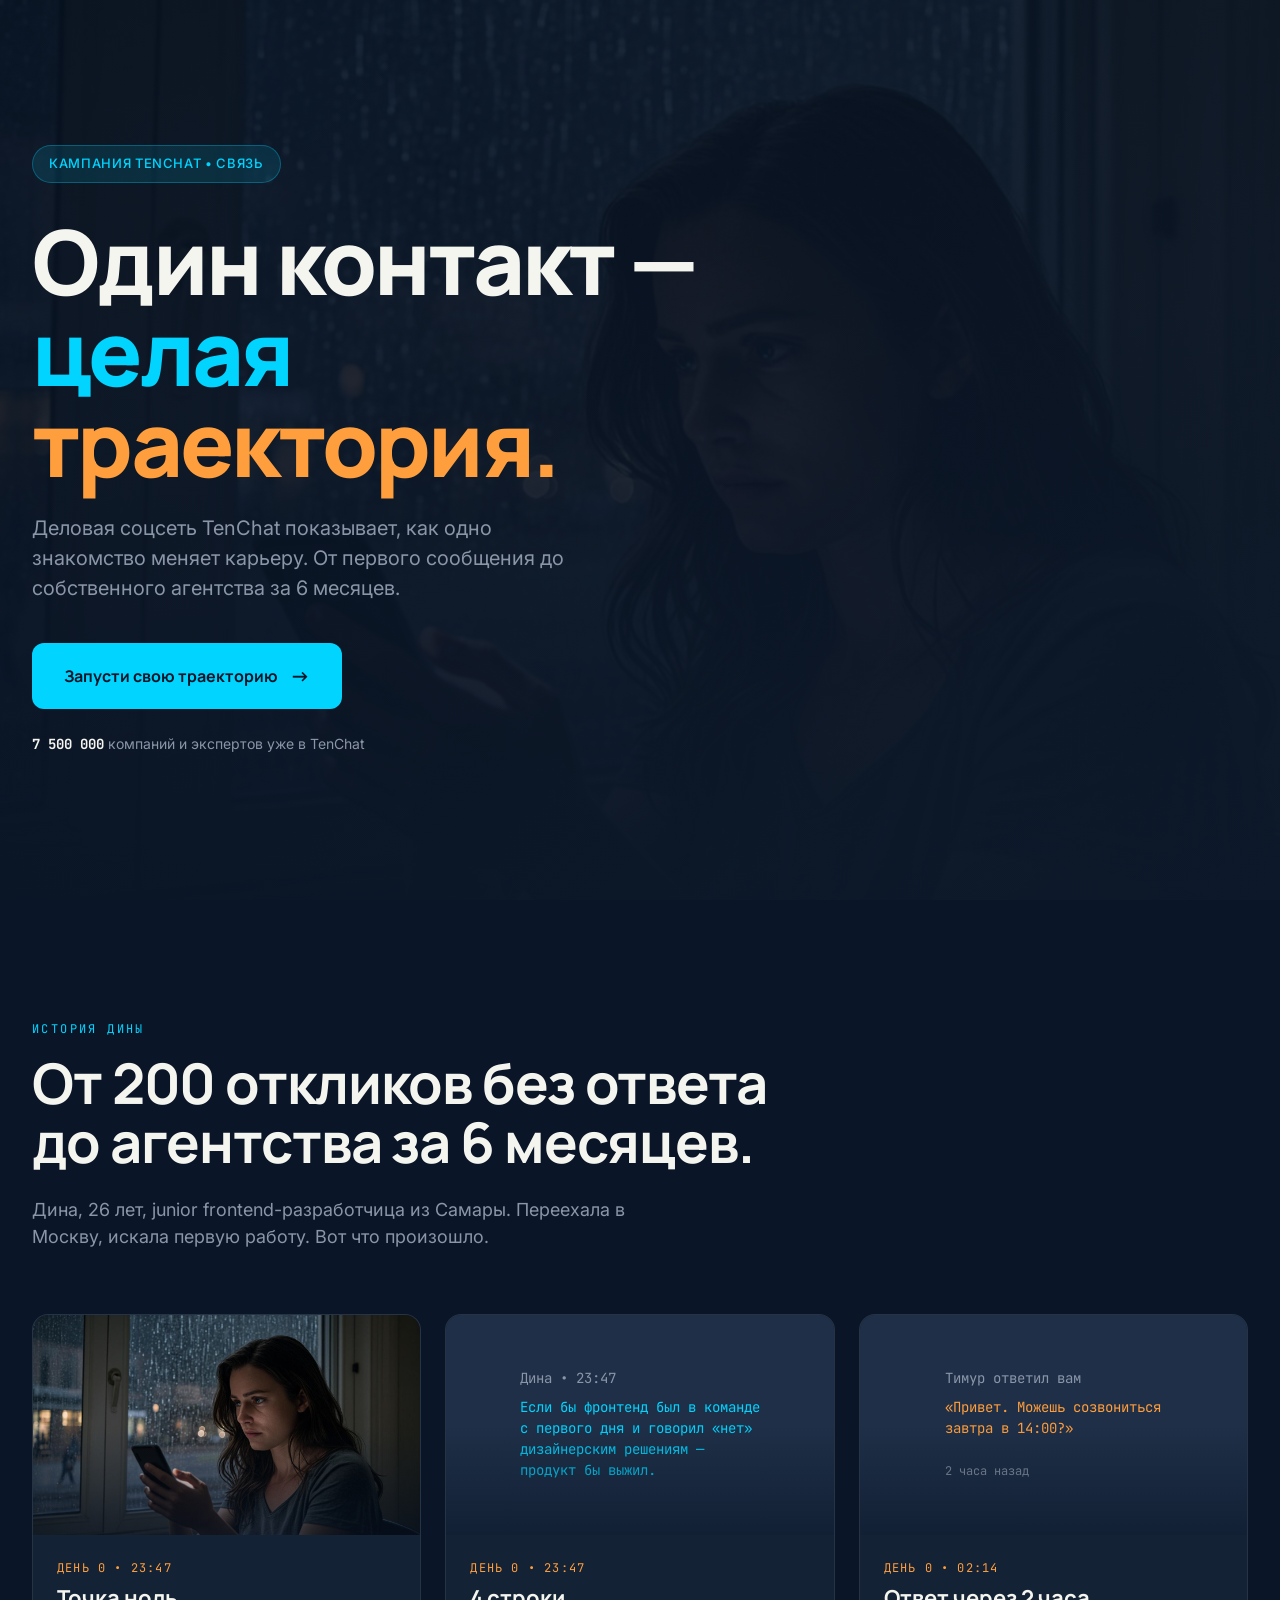
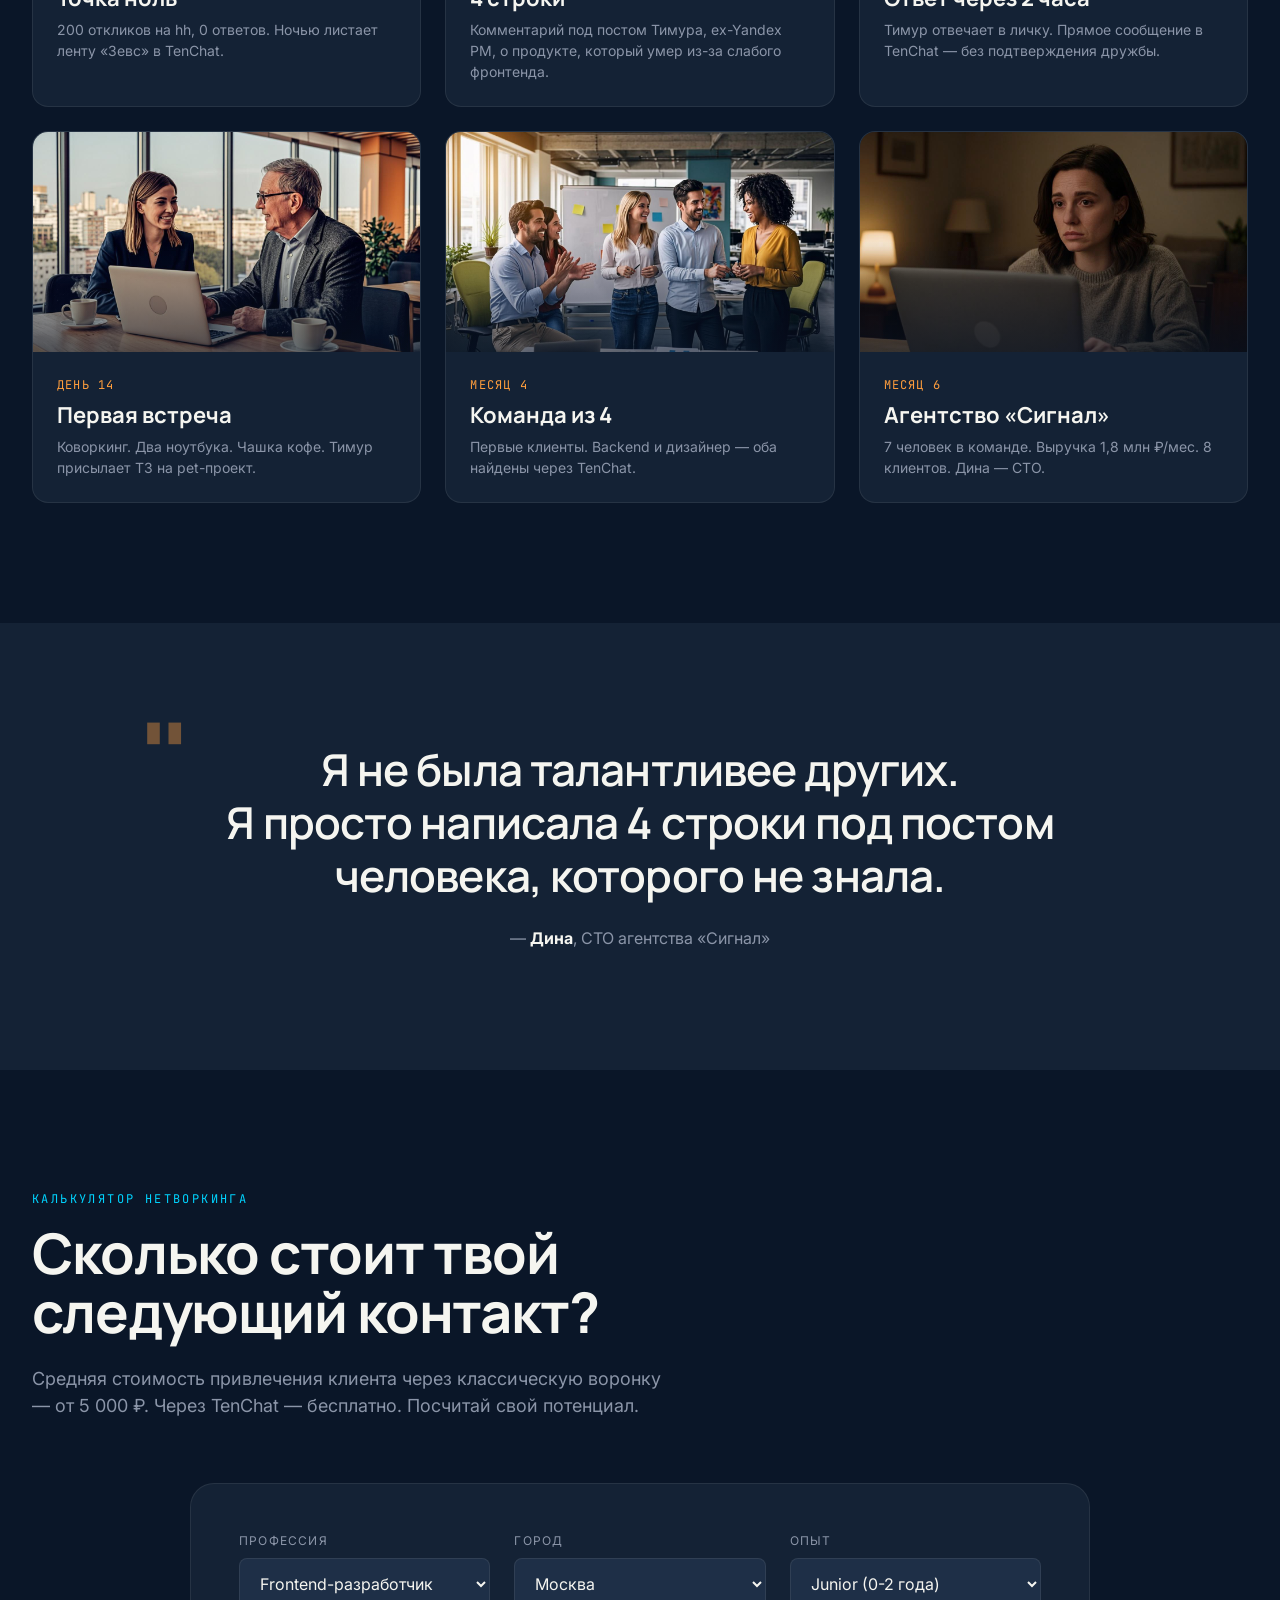
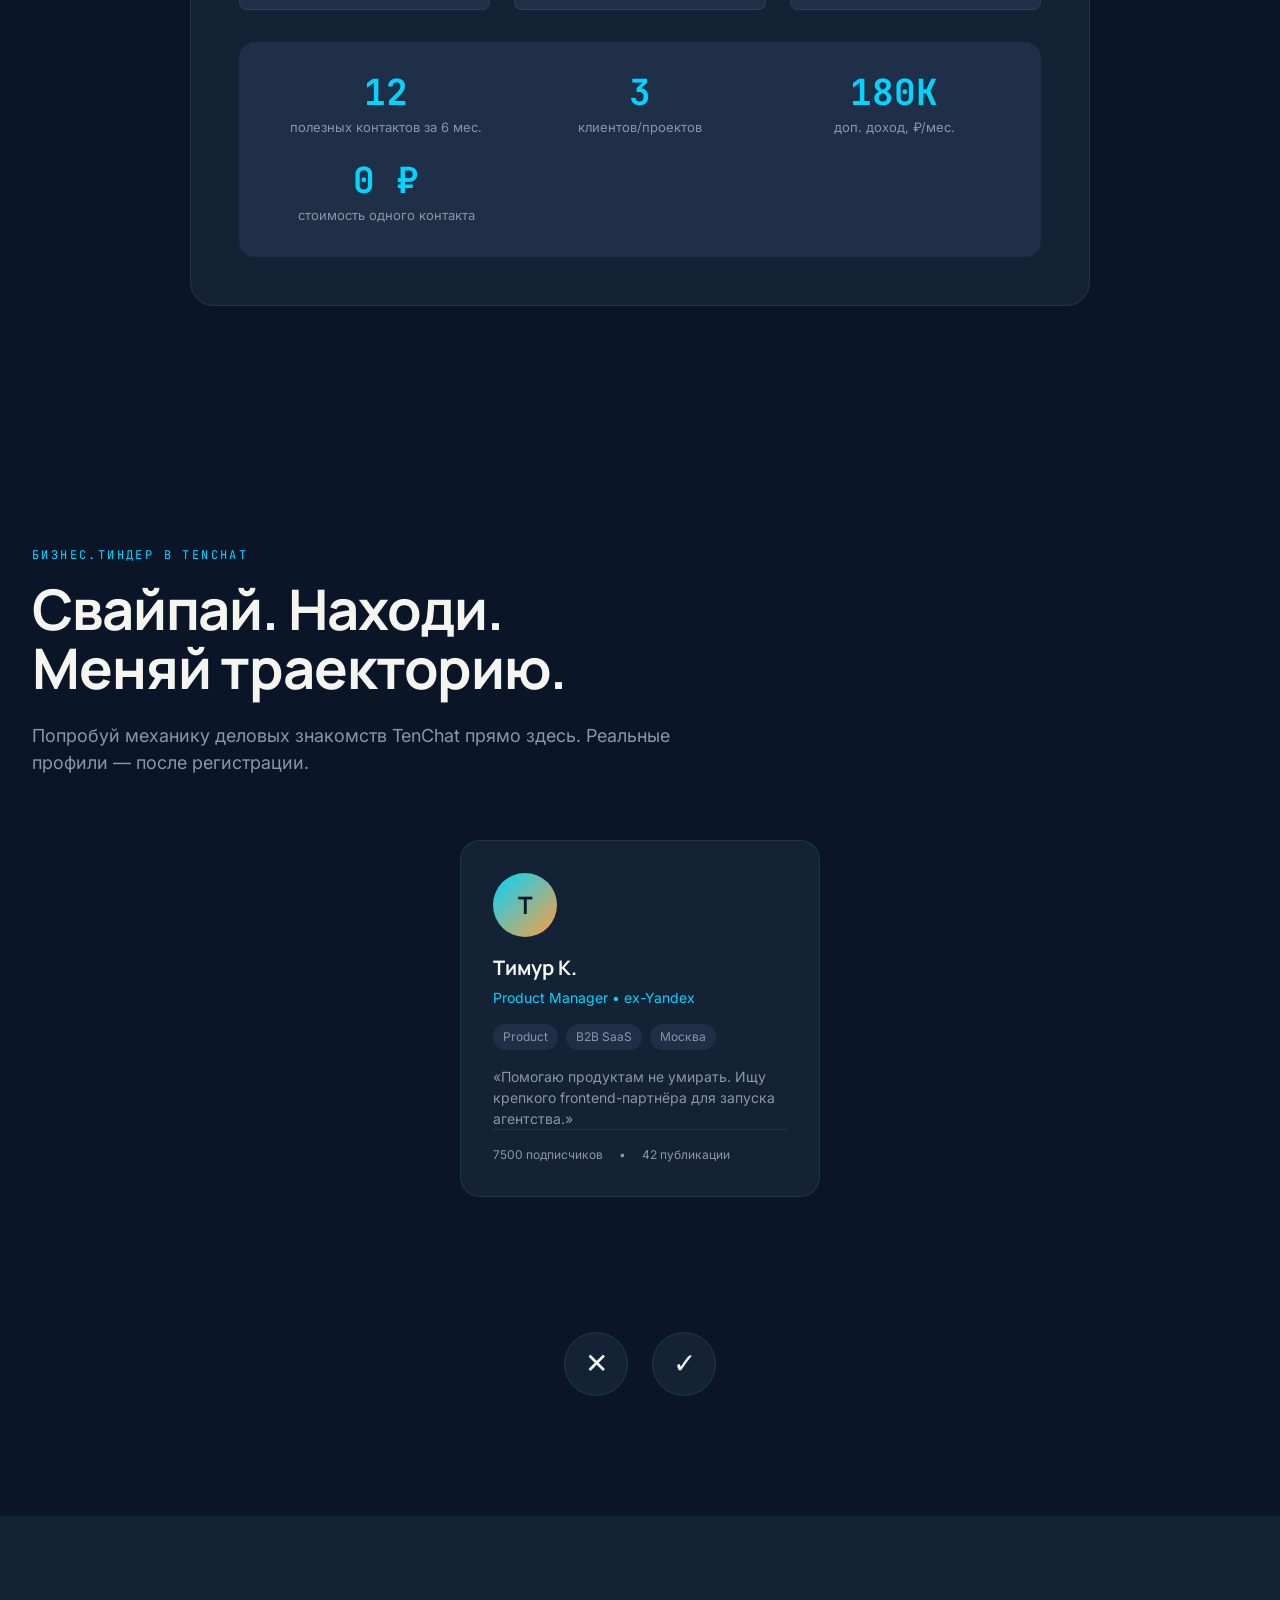
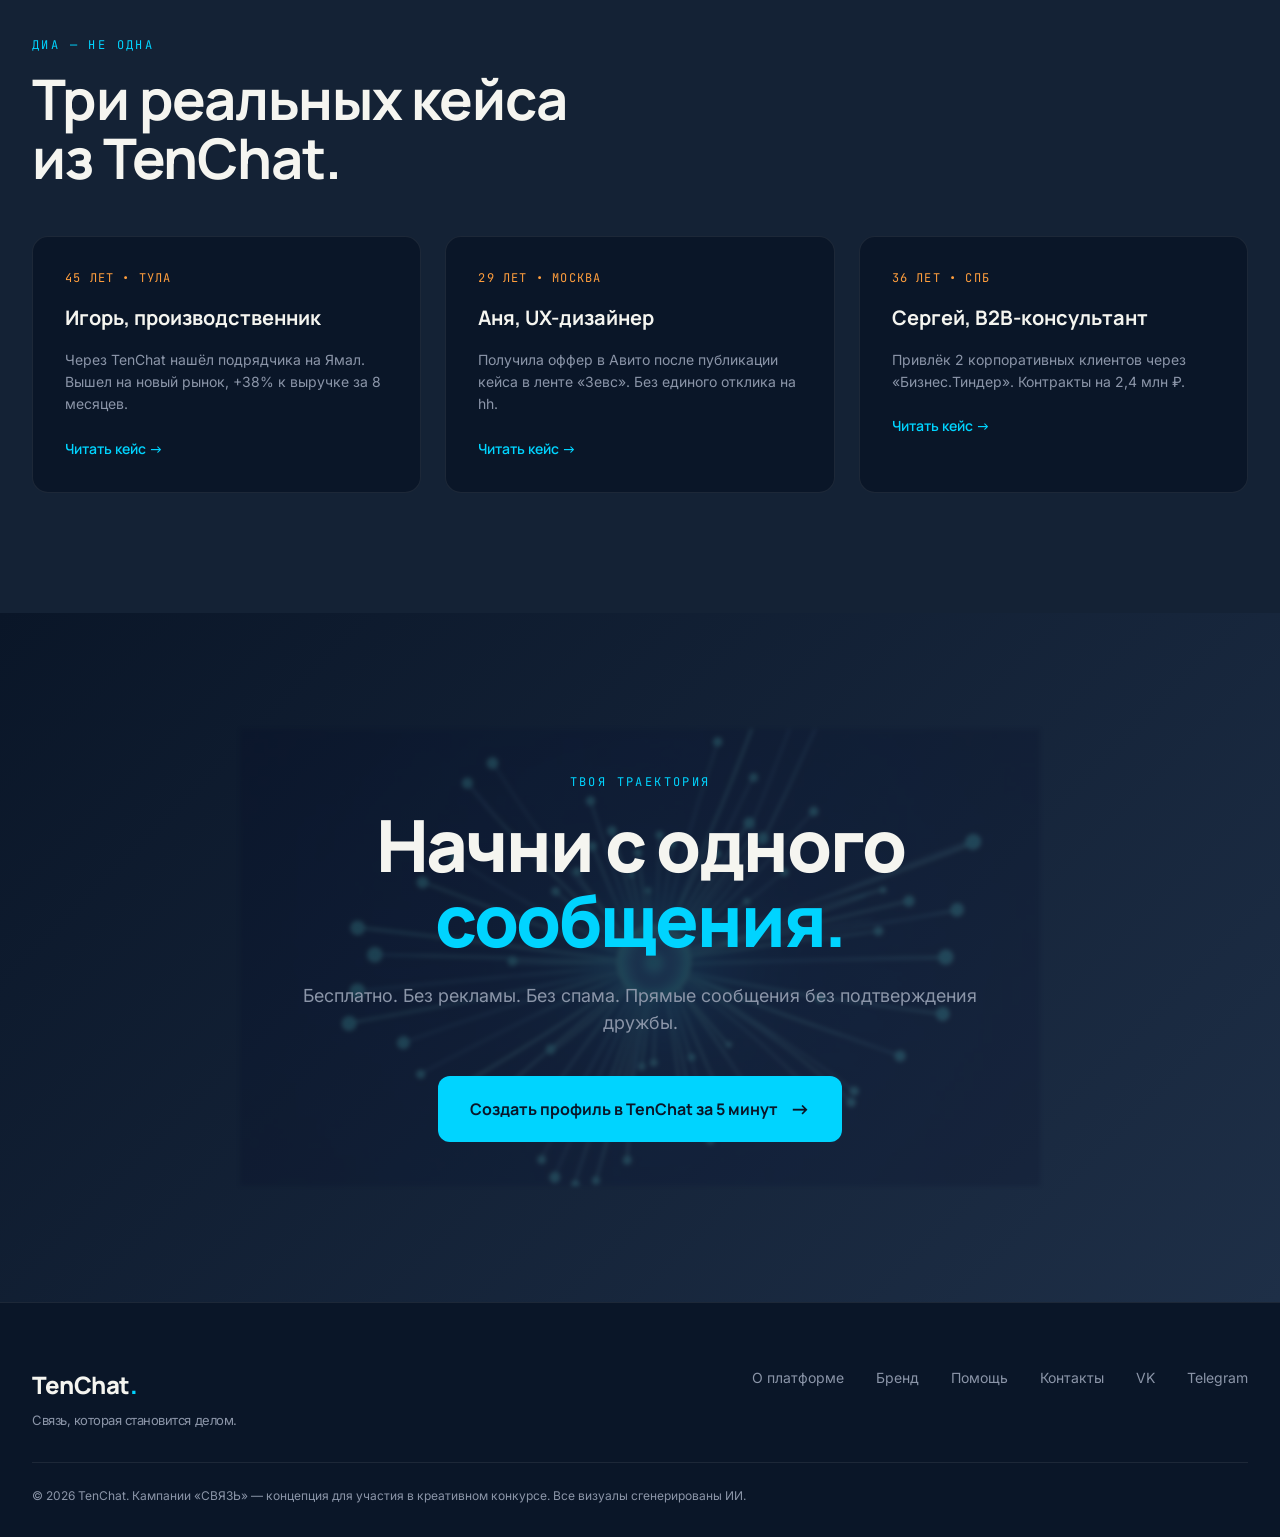
<file: 04-landing/index.html>
<!DOCTYPE html>
<html lang="ru">
<head>
<meta charset="UTF-8">
<meta name="viewport" content="width=device-width, initial-scale=1.0">
<title>СВЯЗЬ — кампания TenChat</title>
<link rel="preconnect" href="https://fonts.googleapis.com">
<link rel="preconnect" href="https://fonts.gstatic.com" crossorigin>
<link href="https://fonts.googleapis.com/css2?family=Manrope:wght@400;600;700;800&family=Inter:wght@400;500;600&family=JetBrains+Mono:wght@400;700&display=swap" rel="stylesheet">
<style>
:root {
  --bg: #0A1628;
  --surface: #142235;
  --surface-2: #1E2F47;
  --text: #F5F5F0;
  --text-muted: #8B95A8;
  --signal: #00D4FF;
  --meeting: #FF9E3D;
  --success: #4ADE80;
  --border: rgba(245, 245, 240, 0.08);
}

* { margin: 0; padding: 0; box-sizing: border-box; }

body {
  background: var(--bg);
  color: var(--text);
  font-family: 'Inter', -apple-system, sans-serif;
  line-height: 1.5;
  overflow-x: hidden;
}

.container { max-width: 1280px; margin: 0 auto; padding: 0 32px; }

/* HERO */
.hero {
  min-height: 100vh;
  position: relative;
  display: flex;
  align-items: center;
  overflow: hidden;
  background: linear-gradient(135deg, #0A1628 0%, #142235 100%);
}

.hero-bg {
  position: absolute;
  top: 0; left: 0; right: 0; bottom: 0;
  background-image: url('../02-creative/assets/scene_zero_point.png');
  background-size: cover;
  background-position: center;
  opacity: 0.45;
  filter: brightness(0.7) saturate(1.2);
}

.hero-bg::after {
  content: '';
  position: absolute; inset: 0;
  background: linear-gradient(180deg, rgba(10, 22, 40, 0.5) 0%, rgba(10, 22, 40, 0.95) 100%);
}

.hero-content {
  position: relative;
  z-index: 2;
  max-width: 800px;
  padding: 0 32px;
}

.hero-badge {
  display: inline-block;
  padding: 8px 16px;
  background: rgba(0, 212, 255, 0.12);
  border: 1px solid rgba(0, 212, 255, 0.3);
  border-radius: 100px;
  font-size: 13px;
  font-weight: 500;
  letter-spacing: 0.05em;
  color: var(--signal);
  margin-bottom: 32px;
}

.hero h1 {
  font-family: 'Manrope', sans-serif;
  font-weight: 800;
  font-size: clamp(48px, 7vw, 96px);
  line-height: 1.02;
  letter-spacing: -0.03em;
  margin-bottom: 24px;
}

.hero h1 .accent { color: var(--signal); }
.hero h1 .accent-amber { color: var(--meeting); }

.hero p {
  font-size: 20px;
  color: var(--text-muted);
  max-width: 560px;
  margin-bottom: 40px;
}

.cta-btn {
  display: inline-flex;
  align-items: center;
  gap: 12px;
  padding: 18px 32px;
  background: var(--signal);
  color: var(--bg);
  font-family: 'Manrope', sans-serif;
  font-weight: 700;
  font-size: 16px;
  border: none;
  border-radius: 12px;
  cursor: pointer;
  text-decoration: none;
  transition: all 0.2s;
  box-shadow: 0 0 0 0 rgba(0, 212, 255, 0.4);
}

.cta-btn:hover {
  transform: translateY(-2px);
  box-shadow: 0 12px 32px rgba(0, 212, 255, 0.3);
}

.cta-btn .arrow { font-size: 20px; }

.hero-social {
  margin-top: 24px;
  font-size: 14px;
  color: var(--text-muted);
}

.hero-social strong { color: var(--text); font-family: 'JetBrains Mono', monospace; }

/* SECTION: STORY */
.story-section {
  padding: 120px 0;
  background: var(--bg);
  position: relative;
}

.section-label {
  font-family: 'JetBrains Mono', monospace;
  font-size: 12px;
  letter-spacing: 0.2em;
  color: var(--signal);
  text-transform: uppercase;
  margin-bottom: 16px;
}

.section-title {
  font-family: 'Manrope', sans-serif;
  font-weight: 700;
  font-size: clamp(36px, 5vw, 56px);
  line-height: 1.05;
  letter-spacing: -0.02em;
  margin-bottom: 24px;
  max-width: 800px;
}

.section-subtitle {
  font-size: 18px;
  color: var(--text-muted);
  max-width: 640px;
  margin-bottom: 64px;
}

.timeline {
  display: grid;
  grid-template-columns: repeat(auto-fit, minmax(320px, 1fr));
  gap: 24px;
  margin-top: 40px;
}

.timeline-card {
  background: var(--surface);
  border: 1px solid var(--border);
  border-radius: 16px;
  overflow: hidden;
  transition: all 0.3s;
}

.timeline-card:hover {
  border-color: var(--signal);
  transform: translateY(-4px);
}

.timeline-card .img {
  height: 220px;
  background-size: cover;
  background-position: center;
  position: relative;
}

.timeline-card .img::after {
  content: '';
  position: absolute; inset: 0;
  background: linear-gradient(180deg, transparent 50%, rgba(10, 22, 40, 0.6) 100%);
}

.timeline-card .body {
  padding: 24px;
}

.timeline-card .step {
  font-family: 'JetBrains Mono', monospace;
  font-size: 12px;
  color: var(--meeting);
  letter-spacing: 0.1em;
  margin-bottom: 8px;
}

.timeline-card h3 {
  font-family: 'Manrope', sans-serif;
  font-size: 22px;
  font-weight: 700;
  margin-bottom: 8px;
  line-height: 1.2;
}

.timeline-card p {
  font-size: 14px;
  color: var(--text-muted);
  line-height: 1.5;
}

/* QUOTE */
.quote-section {
  padding: 120px 0;
  background: var(--surface);
  text-align: center;
}

.quote-section blockquote {
  font-family: 'Manrope', sans-serif;
  font-weight: 600;
  font-size: clamp(28px, 4vw, 44px);
  line-height: 1.2;
  letter-spacing: -0.02em;
  max-width: 900px;
  margin: 0 auto 24px;
  position: relative;
}

.quote-section blockquote::before {
  content: '"';
  font-family: 'Manrope', sans-serif;
  font-size: 120px;
  color: var(--meeting);
  position: absolute;
  top: -40px;
  left: -50px;
  opacity: 0.4;
  line-height: 1;
}

.quote-section cite {
  font-style: normal;
  font-size: 16px;
  color: var(--text-muted);
}

.quote-section cite strong { color: var(--text); }

/* CALCULATOR */
.calc-section {
  padding: 120px 0;
  background: var(--bg);
}

.calc-box {
  background: var(--surface);
  border: 1px solid var(--border);
  border-radius: 24px;
  padding: 48px;
  max-width: 900px;
  margin: 0 auto;
}

.calc-controls {
  display: grid;
  grid-template-columns: repeat(auto-fit, minmax(200px, 1fr));
  gap: 24px;
  margin-bottom: 32px;
}

.calc-controls label {
  display: block;
  font-size: 12px;
  color: var(--text-muted);
  letter-spacing: 0.1em;
  text-transform: uppercase;
  margin-bottom: 8px;
}

.calc-controls select {
  width: 100%;
  padding: 14px 16px;
  background: var(--surface-2);
  border: 1px solid var(--border);
  border-radius: 8px;
  color: var(--text);
  font-family: 'Inter', sans-serif;
  font-size: 16px;
  cursor: pointer;
}

.calc-result {
  background: var(--surface-2);
  border-radius: 16px;
  padding: 32px;
  margin-top: 24px;
  display: grid;
  grid-template-columns: repeat(auto-fit, minmax(180px, 1fr));
  gap: 24px;
}

.calc-result .stat {
  text-align: center;
}

.calc-result .stat .num {
  font-family: 'JetBrains Mono', monospace;
  font-size: 36px;
  font-weight: 700;
  color: var(--signal);
  line-height: 1;
  margin-bottom: 8px;
}

.calc-result .stat .label {
  font-size: 13px;
  color: var(--text-muted);
}

/* CASES */
.cases-section {
  padding: 120px 0;
  background: var(--surface);
}

.cases-grid {
  display: grid;
  grid-template-columns: repeat(auto-fit, minmax(280px, 1fr));
  gap: 24px;
  margin-top: 48px;
}

.case-card {
  background: var(--bg);
  border: 1px solid var(--border);
  border-radius: 16px;
  padding: 32px;
  position: relative;
  transition: all 0.3s;
}

.case-card:hover {
  border-color: var(--meeting);
}

.case-card .age-tag {
  font-family: 'JetBrains Mono', monospace;
  font-size: 12px;
  color: var(--meeting);
  letter-spacing: 0.1em;
  margin-bottom: 16px;
}

.case-card h4 {
  font-family: 'Manrope', sans-serif;
  font-size: 20px;
  font-weight: 700;
  margin-bottom: 16px;
}

.case-card p {
  font-size: 14px;
  color: var(--text-muted);
  line-height: 1.6;
  margin-bottom: 20px;
}

.case-card .case-link {
  font-family: 'Manrope', sans-serif;
  font-weight: 600;
  font-size: 14px;
  color: var(--signal);
  text-decoration: none;
}

/* FINAL CTA */
.final-cta {
  padding: 160px 0;
  background: linear-gradient(135deg, #0A1628 0%, #1E2F47 100%);
  position: relative;
  overflow: hidden;
  text-align: center;
}

.final-cta::before {
  content: '';
  position: absolute;
  top: 50%; left: 50%;
  transform: translate(-50%, -50%);
  width: 800px; height: 800px;
  background-image: url('../02-creative/assets/key_visual_network.png');
  background-size: contain;
  background-position: center;
  background-repeat: no-repeat;
  opacity: 0.15;
  filter: blur(2px);
}

.final-cta-content { position: relative; z-index: 2; max-width: 800px; margin: 0 auto; padding: 0 32px; }

.final-cta h2 {
  font-family: 'Manrope', sans-serif;
  font-weight: 800;
  font-size: clamp(40px, 6vw, 72px);
  line-height: 1.05;
  letter-spacing: -0.03em;
  margin-bottom: 24px;
}

.final-cta h2 .signal { color: var(--signal); }

.final-cta p {
  font-size: 18px;
  color: var(--text-muted);
  margin-bottom: 40px;
}

/* FOOTER */
footer {
  background: var(--bg);
  padding: 64px 0 32px;
  border-top: 1px solid var(--border);
}

.footer-top {
  display: flex;
  justify-content: space-between;
  align-items: flex-start;
  flex-wrap: wrap;
  gap: 24px;
  margin-bottom: 32px;
}

.footer-brand {
  font-family: 'Manrope', sans-serif;
  font-weight: 800;
  font-size: 24px;
  letter-spacing: -0.02em;
}

.footer-brand .dot { color: var(--signal); }

.footer-brand p {
  font-family: 'Inter', sans-serif;
  font-weight: 400;
  font-size: 13px;
  color: var(--text-muted);
  margin-top: 8px;
}

.footer-links {
  display: flex;
  gap: 32px;
  flex-wrap: wrap;
}

.footer-links a {
  color: var(--text-muted);
  text-decoration: none;
  font-size: 14px;
}

.footer-links a:hover { color: var(--text); }

.footer-bottom {
  padding-top: 24px;
  border-top: 1px solid var(--border);
  font-size: 12px;
  color: var(--text-muted);
}

@media (max-width: 768px) {
  .container { padding: 0 20px; }
  .hero-content { padding: 0 20px; }
  .calc-box { padding: 32px 24px; }
  .quote-section blockquote::before { display: none; }
}

/* SWIPE DEMO */
.swipe-section {
  padding: 120px 0;
  background: var(--bg);
}

.swipe-container {
  max-width: 360px;
  margin: 48px auto 0;
  position: relative;
  height: 460px;
}

.swipe-card {
  position: absolute;
  top: 0; left: 0; right: 0;
  background: var(--surface);
  border: 1px solid var(--border);
  border-radius: 20px;
  padding: 32px;
  cursor: grab;
  transition: transform 0.3s ease, opacity 0.3s;
  user-select: none;
}

.swipe-card.dragging { transition: none; cursor: grabbing; }

.swipe-card .avatar {
  width: 64px; height: 64px;
  border-radius: 50%;
  background: linear-gradient(135deg, var(--signal), var(--meeting));
  display: flex; align-items: center; justify-content: center;
  font-family: 'Manrope', sans-serif;
  font-weight: 700;
  font-size: 24px;
  color: var(--bg);
  margin-bottom: 16px;
}

.swipe-card h4 {
  font-family: 'Manrope', sans-serif;
  font-size: 20px;
  margin-bottom: 4px;
}

.swipe-card .role {
  font-size: 14px;
  color: var(--signal);
  margin-bottom: 16px;
}

.swipe-card .tags {
  display: flex; gap: 8px; flex-wrap: wrap;
  margin-bottom: 16px;
}

.swipe-card .tag {
  padding: 4px 10px;
  background: var(--surface-2);
  border-radius: 100px;
  font-size: 12px;
  color: var(--text-muted);
}

.swipe-card .stats {
  display: flex;
  gap: 16px;
  font-size: 12px;
  color: var(--text-muted);
  padding-top: 16px;
  border-top: 1px solid var(--border);
}

.swipe-actions {
  display: flex;
  justify-content: center;
  gap: 24px;
  margin-top: 32px;
}

.swipe-btn {
  width: 64px; height: 64px;
  border-radius: 50%;
  border: 1px solid var(--border);
  background: var(--surface);
  color: var(--text);
  font-size: 28px;
  cursor: pointer;
  transition: all 0.2s;
}

.swipe-btn.yes:hover { background: var(--success); color: var(--bg); border-color: var(--success); }
.swipe-btn.no:hover { background: #EF4444; color: var(--bg); border-color: #EF4444; }
</style>
</head>
<body>

<!-- HERO -->
<section class="hero">
  <div class="hero-bg"></div>
  <div class="hero-content">
    <div class="hero-badge">КАМПАНИЯ TENCHAT • СВЯЗЬ</div>
    <h1>Один контакт —<br><span class="accent">целая</span> <span class="accent-amber">траектория.</span></h1>
    <p>Деловая соцсеть TenChat показывает, как одно знакомство меняет карьеру. От первого сообщения до собственного агентства за 6 месяцев.</p>
    <a href="#start" class="cta-btn">Запусти свою траекторию <span class="arrow">→</span></a>
    <div class="hero-social">
      <strong>7 500 000</strong> компаний и экспертов уже в TenChat
    </div>
  </div>
</section>

<!-- STORY -->
<section class="story-section">
  <div class="container">
    <div class="section-label">ИСТОРИЯ ДИНЫ</div>
    <h2 class="section-title">От 200 откликов без ответа<br>до агентства за 6 месяцев.</h2>
    <p class="section-subtitle">Дина, 26 лет, junior frontend-разработчица из Самары. Переехала в Москву, искала первую работу. Вот что произошло.</p>

    <div class="timeline">
      <div class="timeline-card">
        <div class="img" style="background-image: url('../02-creative/assets/scene_zero_point.png');"></div>
        <div class="body">
          <div class="step">ДЕНЬ 0 • 23:47</div>
          <h3>Точка ноль</h3>
          <p>200 откликов на hh, 0 ответов. Ночью листает ленту «Зевс» в TenChat.</p>
        </div>
      </div>

      <div class="timeline-card">
        <div class="img" style="background: var(--surface-2); display: flex; align-items: center; justify-content: center;">
          <div style="font-family: 'JetBrains Mono', monospace; font-size: 14px; color: var(--signal); padding: 24px; text-align: left;">
            <div style="color: var(--text-muted); margin-bottom: 8px;">Дина • 23:47</div>
            Если бы фронтенд был в команде<br>
            с первого дня и говорил «нет»<br>
            дизайнерским решениям —<br>
            продукт бы выжил.
          </div>
        </div>
        <div class="body">
          <div class="step">ДЕНЬ 0 • 23:47</div>
          <h3>4 строки</h3>
          <p>Комментарий под постом Тимура, ex-Yandex PM, о продукте, который умер из-за слабого фронтенда.</p>
        </div>
      </div>

      <div class="timeline-card">
        <div class="img" style="background: var(--surface-2); display: flex; align-items: center; justify-content: center;">
          <div style="font-family: 'JetBrains Mono', monospace; font-size: 14px; color: var(--meeting); padding: 24px; text-align: left;">
            <div style="color: var(--text-muted); margin-bottom: 8px;">Тимур ответил вам</div>
            «Привет. Можешь созвониться<br>завтра в 14:00?»<br><br>
            <span style="color: var(--text-muted); font-size: 12px;">2 часа назад</span>
          </div>
        </div>
        <div class="body">
          <div class="step">ДЕНЬ 0 • 02:14</div>
          <h3>Ответ через 2 часа</h3>
          <p>Тимур отвечает в личку. Прямое сообщение в TenChat — без подтверждения дружбы.</p>
        </div>
      </div>

      <div class="timeline-card">
        <div class="img" style="background-image: url('../02-creative/assets/scene_meeting.png');"></div>
        <div class="body">
          <div class="step">ДЕНЬ 14</div>
          <h3>Первая встреча</h3>
          <p>Коворкинг. Два ноутбука. Чашка кофе. Тимур присылает ТЗ на pet-проект.</p>
        </div>
      </div>

      <div class="timeline-card">
        <div class="img" style="background-image: url('../02-creative/assets/scene_team.png');"></div>
        <div class="body">
          <div class="step">МЕСЯЦ 4</div>
          <h3>Команда из 4</h3>
          <p>Первые клиенты. Backend и дизайнер — оба найдены через TenChat.</p>
        </div>
      </div>

      <div class="timeline-card">
        <div class="img" style="background-image: url('../02-creative/assets/hero_dina.png');"></div>
        <div class="body">
          <div class="step">МЕСЯЦ 6</div>
          <h3>Агентство «Сигнал»</h3>
          <p>7 человек в команде. Выручка 1,8 млн ₽/мес. 8 клиентов. Дина — CTO.</p>
        </div>
      </div>
    </div>
  </div>
</section>

<!-- QUOTE -->
<section class="quote-section">
  <div class="container">
    <blockquote>
      Я не была талантливее других.<br>
      Я просто написала 4 строки под постом<br>
      человека, которого не знала.
    </blockquote>
    <cite>— <strong>Дина</strong>, CTO агентства «Сигнал»</cite>
  </div>
</section>

<!-- CALCULATOR -->
<section class="calc-section" id="start">
  <div class="container">
    <div class="section-label">КАЛЬКУЛЯТОР НЕТВОРКИНГА</div>
    <h2 class="section-title">Сколько стоит твой следующий контакт?</h2>
    <p class="section-subtitle">Средняя стоимость привлечения клиента через классическую воронку — от 5 000 ₽. Через TenChat — бесплатно. Посчитай свой потенциал.</p>

    <div class="calc-box">
      <div class="calc-controls">
        <div>
          <label>Профессия</label>
          <select id="calcProf">
            <option value="frontend">Frontend-разработчик</option>
            <option value="backend">Backend-разработчик</option>
            <option value="design">UX/UI-дизайнер</option>
            <option value="product">Product manager</option>
            <option value="marketing">Маркетолог</option>
            <option value="sales">Sales / B2B</option>
          </select>
        </div>
        <div>
          <label>Город</label>
          <select id="calcCity">
            <option value="msk">Москва</option>
            <option value="spb">Санкт-Петербург</option>
            <option value="region">Регион</option>
          </select>
        </div>
        <div>
          <label>Опыт</label>
          <select id="calcExp">
            <option value="junior">Junior (0-2 года)</option>
            <option value="middle">Middle (2-5 лет)</option>
            <option value="senior">Senior (5+ лет)</option>
          </select>
        </div>
      </div>

      <div class="calc-result">
        <div class="stat">
          <div class="num" id="resultContacts">12</div>
          <div class="label">полезных контактов за 6 мес.</div>
        </div>
        <div class="stat">
          <div class="num" id="resultClients">3</div>
          <div class="label">клиентов/проектов</div>
        </div>
        <div class="stat">
          <div class="num" id="resultMoney">180K</div>
          <div class="label">доп. доход, ₽/мес.</div>
        </div>
        <div class="stat">
          <div class="num">0 ₽</div>
          <div class="label">стоимость одного контакта</div>
        </div>
      </div>
    </div>
  </div>
</section>

<!-- SWIPE DEMO -->
<section class="swipe-section">
  <div class="container">
    <div class="section-label">БИЗНЕС.ТИНДЕР В TENCHAT</div>
    <h2 class="section-title">Свайпай. Находи.<br>Меняй траекторию.</h2>
    <p class="section-subtitle">Попробуй механику деловых знакомств TenChat прямо здесь. Реальные профили — после регистрации.</p>

    <div class="swipe-container">
      <div class="swipe-card" id="swipeCard">
        <div class="avatar">Т</div>
        <h4>Тимур К.</h4>
        <div class="role">Product Manager • ex-Yandex</div>
        <div class="tags">
          <span class="tag">Product</span>
          <span class="tag">B2B SaaS</span>
          <span class="tag">Москва</span>
        </div>
        <div style="font-size: 14px; color: var(--text-muted); line-height: 1.5;">«Помогаю продуктам не умирать. Ищу крепкого frontend-партнёра для запуска агентства.»</div>
        <div class="stats">
          <span>7500 подписчиков</span>
          <span>•</span>
          <span>42 публикации</span>
        </div>
      </div>
    </div>

    <div class="swipe-actions">
      <button class="swipe-btn no" onclick="swipe('no')">✕</button>
      <button class="swipe-btn yes" onclick="swipe('yes')">✓</button>
    </div>
  </div>
</section>

<!-- CASES -->
<section class="cases-section">
  <div class="container">
    <div class="section-label">ДИА — НЕ ОДНА</div>
    <h2 class="section-title">Три реальных кейса<br>из TenChat.</h2>

    <div class="cases-grid">
      <div class="case-card">
        <div class="age-tag">45 ЛЕТ • ТУЛА</div>
        <h4>Игорь, производственник</h4>
        <p>Через TenChat нашёл подрядчика на Ямал. Вышел на новый рынок, +38% к выручке за 8 месяцев.</p>
        <a href="#" class="case-link">Читать кейс →</a>
      </div>

      <div class="case-card">
        <div class="age-tag">29 ЛЕТ • МОСКВА</div>
        <h4>Аня, UX-дизайнер</h4>
        <p>Получила оффер в Авито после публикации кейса в ленте «Зевс». Без единого отклика на hh.</p>
        <a href="#" class="case-link">Читать кейс →</a>
      </div>

      <div class="case-card">
        <div class="age-tag">36 ЛЕТ • СПБ</div>
        <h4>Сергей, B2B-консультант</h4>
        <p>Привлёк 2 корпоративных клиентов через «Бизнес.Тиндер». Контракты на 2,4 млн ₽.</p>
        <a href="#" class="case-link">Читать кейс →</a>
      </div>
    </div>
  </div>
</section>

<!-- FINAL CTA -->
<section class="final-cta">
  <div class="final-cta-content">
    <div class="section-label" style="text-align: center;">ТВОЯ ТРАЕКТОРИЯ</div>
    <h2>Начни с одного <span class="signal">сообщения.</span></h2>
    <p>Бесплатно. Без рекламы. Без спама. Прямые сообщения без подтверждения дружбы.</p>
    <a href="#" class="cta-btn">Создать профиль в TenChat за 5 минут <span class="arrow">→</span></a>
  </div>
</section>

<!-- FOOTER -->
<footer>
  <div class="container">
    <div class="footer-top">
      <div class="footer-brand">
        TenChat<span class="dot">.</span>
        <p>Связь, которая становится делом.</p>
      </div>
      <div class="footer-links">
        <a href="#">О платформе</a>
        <a href="#">Бренд</a>
        <a href="#">Помощь</a>
        <a href="#">Контакты</a>
        <a href="#">VK</a>
        <a href="#">Telegram</a>
      </div>
    </div>
    <div class="footer-bottom">
      © 2026 TenChat. Кампании «СВЯЗЬ» — концепция для участия в креативном конкурсе. Все визуалы сгенерированы ИИ.
    </div>
  </div>
</footer>

<script>
// Калькулятор
const calcData = {
  frontend: { msk: { jun: [12, 2, 80000], mid: [25, 5, 180000], sen: [40, 10, 350000] }, spb: { jun: [10, 2, 70000], mid: [22, 4, 150000], sen: [35, 8, 280000] }, region: { jun: [7, 1, 50000], mid: [15, 3, 100000], sen: [25, 6, 180000] } },
  backend: { msk: { jun: [14, 3, 90000], mid: [28, 6, 200000], sen: [45, 12, 380000] }, spb: { jun: [12, 2, 75000], mid: [25, 5, 170000], sen: [38, 9, 300000] }, region: { jun: [8, 2, 55000], mid: [16, 3, 110000], sen: [28, 7, 200000] } },
  design: { msk: { jun: [11, 2, 70000], mid: [22, 4, 150000], sen: [35, 8, 280000] }, spb: { jun: [9, 2, 60000], mid: [20, 4, 130000], sen: [30, 7, 240000] }, region: { jun: [6, 1, 45000], mid: [14, 3, 90000], sen: [22, 5, 160000] } },
  product: { msk: { jun: [13, 3, 100000], mid: [26, 6, 220000], sen: [42, 11, 400000] }, spb: { jun: [11, 2, 80000], mid: [23, 5, 180000], sen: [36, 9, 320000] }, region: { jun: [7, 1, 55000], mid: [15, 3, 120000], sen: [25, 6, 220000] } },
  marketing: { msk: { jun: [10, 2, 65000], mid: [20, 4, 140000], sen: [32, 7, 260000] }, spb: { jun: [8, 2, 55000], mid: [18, 4, 120000], sen: [28, 6, 220000] }, region: { jun: [6, 1, 40000], mid: [13, 3, 85000], sen: [20, 5, 150000] } },
  sales: { msk: { jun: [15, 4, 120000], mid: [30, 7, 250000], sen: [48, 13, 450000] }, spb: { jun: [13, 3, 100000], mid: [26, 6, 210000], sen: [40, 10, 360000] }, region: { jun: [9, 2, 70000], mid: [18, 4, 140000], sen: [30, 7, 250000] } }
};

function updateCalc() {
  const prof = document.getElementById('calcProf').value;
  const city = document.getElementById('calcCity').value;
  const exp = document.getElementById('calcExp').value;
  const data = calcData[prof][city][exp];
  document.getElementById('resultContacts').textContent = data[0];
  document.getElementById('resultClients').textContent = data[1];
  document.getElementById('resultMoney').textContent = data[2] >= 1000000 ? (data[2]/1000000).toFixed(1) + 'M' : Math.round(data[2]/1000) + 'K';
}

['calcProf', 'calcCity', 'calcExp'].forEach(id => {
  document.getElementById(id).addEventListener('change', updateCalc);
});

updateCalc();

// Свайп демо
let swipeOffset = 0;
let isDragging = false;
let startX = 0;
const card = document.getElementById('swipeCard');

card.addEventListener('mousedown', startDrag);
card.addEventListener('touchstart', startDrag);

function startDrag(e) {
  isDragging = true;
  startX = e.touches ? e.touches[0].clientX : e.clientX;
  card.classList.add('dragging');
  document.addEventListener('mousemove', drag);
  document.addEventListener('touchmove', drag);
  document.addEventListener('mouseup', endDrag);
  document.addEventListener('touchend', endDrag);
}

function drag(e) {
  if (!isDragging) return;
  const x = e.touches ? e.touches[0].clientX : e.clientX;
  swipeOffset = x - startX;
  card.style.transform = `translateX(${swipeOffset}px) rotate(${swipeOffset/20}deg)`;
  card.style.opacity = 1 - Math.abs(swipeOffset)/500;
}

function endDrag() {
  isDragging = false;
  card.classList.remove('dragging');
  document.removeEventListener('mousemove', drag);
  document.removeEventListener('touchmove', drag);
  document.removeEventListener('mouseup', endDrag);
  document.removeEventListener('touchend', endDrag);

  if (Math.abs(swipeOffset) > 100) {
    card.style.transform = `translateX(${swipeOffset > 0 ? 500 : -500}px) rotate(${swipeOffset/10}deg)`;
    card.style.opacity = 0;
    setTimeout(() => {
      card.style.transform = '';
      card.style.opacity = '';
    }, 400);
  } else {
    card.style.transform = '';
    card.style.opacity = '';
  }
  swipeOffset = 0;
}

function swipe(dir) {
  card.style.transform = `translateX(${dir === 'yes' ? 500 : -500}px) rotate(${dir === 'yes' ? 25 : -25}deg)`;
  card.style.opacity = 0;
  setTimeout(() => {
    card.style.transform = '';
    card.style.opacity = '';
  }, 400);
}
</script>

</body>
</html>
</file>
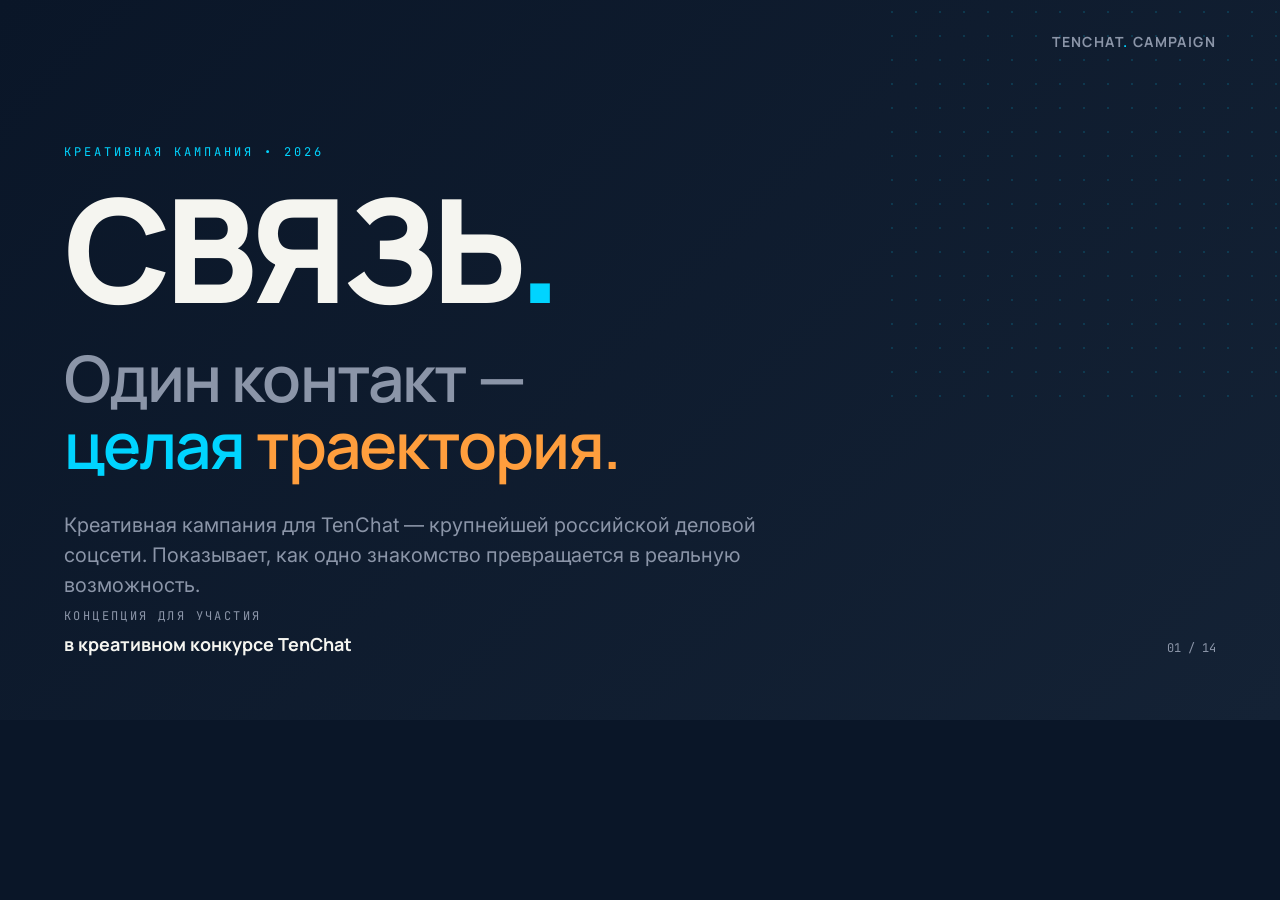
<file: slides/slide_01.html>
<!DOCTYPE html>
<html lang="ru">
<head>
<meta charset="UTF-8">
<title>СВЯЗЬ — Cover</title>
<link rel="stylesheet" href="global.css">
</head>
<body>
<div class="slide dark-2 dots-bg">
  <div class="brand-mark">TenChat<span class="dot">.</span> Campaign</div>

  <div style="margin-top: 80px;">
    <div class="section-label">Креативная кампания • 2026</div>

    <h1 class="h-display" style="font-size: 144px; margin-bottom: 24px;">
      СВЯЗЬ<span style="color: var(--signal);">.</span>
    </h1>

    <h2 class="h-1" style="margin-bottom: 32px; font-weight: 600; color: var(--text-muted);">
      Один контакт —<br>
      <span style="color: var(--signal);">целая</span> <span style="color: var(--meeting);">траектория.</span>
    </h2>

    <p class="body-text body-muted" style="max-width: 720px; margin-bottom: 64px; font-size: 20px;">
      Креативная кампания для TenChat — крупнейшей российской деловой соцсети. Показывает, как одно знакомство превращается в реальную возможность.
    </p>
  </div>

  <div style="position: absolute; bottom: 64px; left: 64px; right: 64px; display: flex; justify-content: space-between; align-items: flex-end;">
    <div>
      <div style="font-family: var(--font-num); font-size: 12px; color: var(--text-muted); letter-spacing: 0.2em; text-transform: uppercase; margin-bottom: 8px;">Концепция для участия</div>
      <div style="font-family: var(--font-heading); font-weight: 700; font-size: 18px; color: var(--text);">в креативном конкурсе TenChat</div>
    </div>
    <div style="font-family: var(--font-num); font-size: 12px; color: var(--text-muted);">
      01 / 14
    </div>
  </div>
</div>
</body>
</html>
</file>
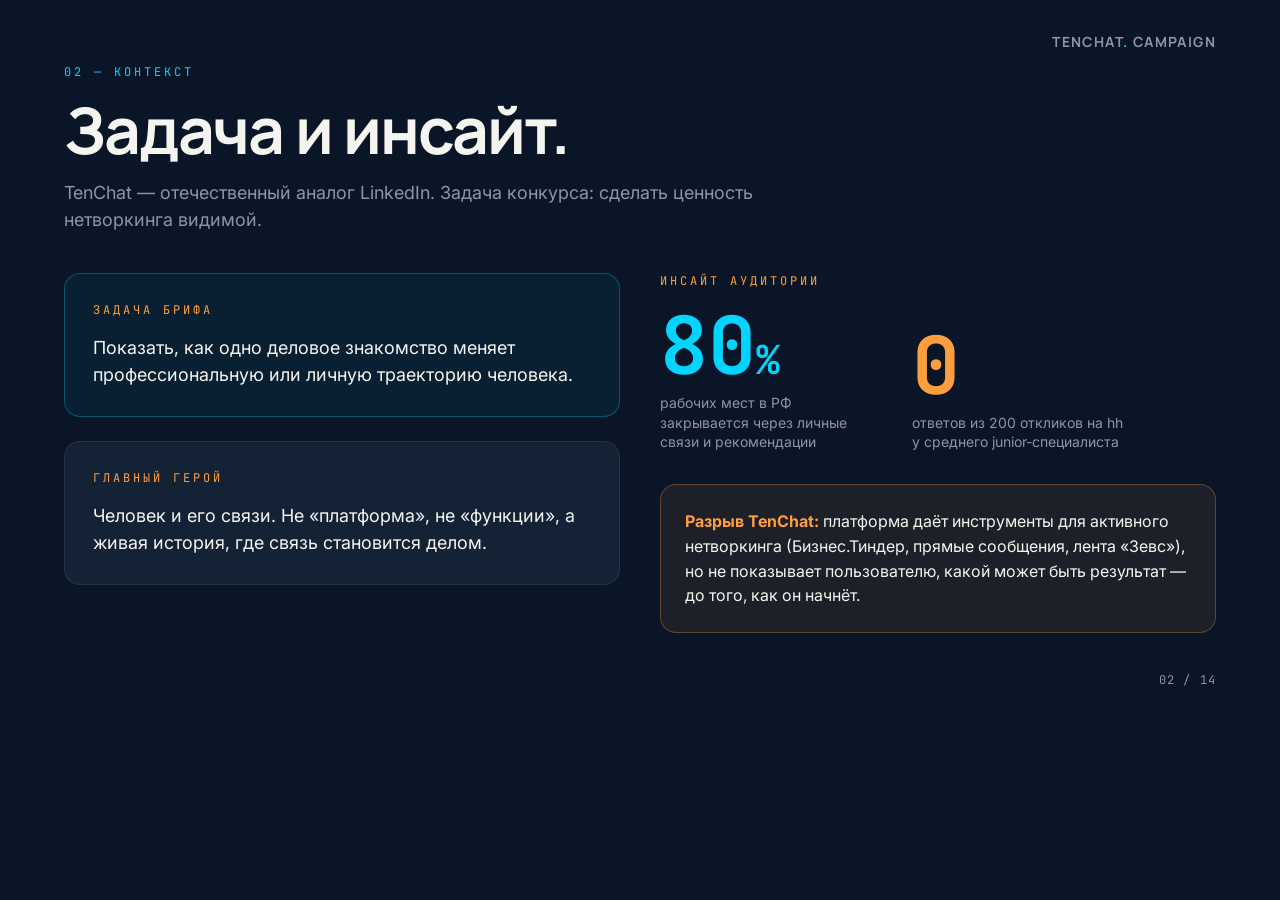
<file: slides/slide_02.html>
<!DOCTYPE html>
<html lang="ru">
<head>
<meta charset="UTF-8">
<title>Контекст и задача</title>
<link rel="stylesheet" href="global.css">
</head>
<body>
<div class="slide">
  <div class="brand-mark">TenChat<span class="dot">.</span> Campaign</div>

  <div class="section-label">02 — Контекст</div>
  <h2 class="h-1" style="margin-bottom: 16px;">Задача и инсайт.</h2>
  <p class="body-text body-muted" style="max-width: 760px; margin-bottom: 40px;">TenChat — отечественный аналог LinkedIn. Задача конкурса: сделать ценность нетворкинга видимой.</p>

  <div class="grid-2" style="gap: 40px; flex: 1;">
    <div>
      <div class="card card-accent" style="padding: 28px; margin-bottom: 24px;">
        <div class="section-label" style="color: var(--meeting);">ЗАДАЧА БРИФА</div>
        <p class="body-text" style="margin-top: 8px;">Показать, как одно деловое знакомство меняет профессиональную или личную траекторию человека.</p>
      </div>

      <div class="card" style="padding: 28px;">
        <div class="section-label" style="color: var(--meeting);">ГЛАВНЫЙ ГЕРОЙ</div>
        <p class="body-text" style="margin-top: 8px;">Человек и его связи. Не «платформа», не «функции», а живая история, где связь становится делом.</p>
      </div>
    </div>

    <div>
      <div class="section-label" style="color: var(--meeting);">ИНСАЙТ АУДИТОРИИ</div>

      <div style="margin-top: 16px; display: flex; gap: 32px; align-items: flex-end; margin-bottom: 32px;">
        <div>
          <div class="stat-num" style="font-size: 80px;">80<span style="font-size: 40px;">%</span></div>
          <div class="stat-label" style="max-width: 220px;">рабочих мест в РФ закрывается через личные связи и рекомендации</div>
        </div>
        <div>
          <div class="stat-num" style="font-size: 80px; color: var(--meeting);">0</div>
          <div class="stat-label" style="max-width: 220px;">ответов из 200 откликов на hh у среднего junior-специалиста</div>
        </div>
      </div>

      <div class="card" style="background: rgba(255, 158, 61, 0.08); border-color: rgba(255, 158, 61, 0.3); padding: 24px;">
        <p class="body-text" style="font-size: 16px; line-height: 1.55;">
          <strong style="color: var(--meeting);">Разрыв TenChat:</strong> платформа даёт инструменты для активного нетворкинга (Бизнес.Тиндер, прямые сообщения, лента «Зевс»), но не показывает пользователю, какой может быть результат — до того, как он начнёт.
        </p>
      </div>
    </div>
  </div>

  <div class="page-num">02 / 14</div>
</div>
</body>
</html>
</file>
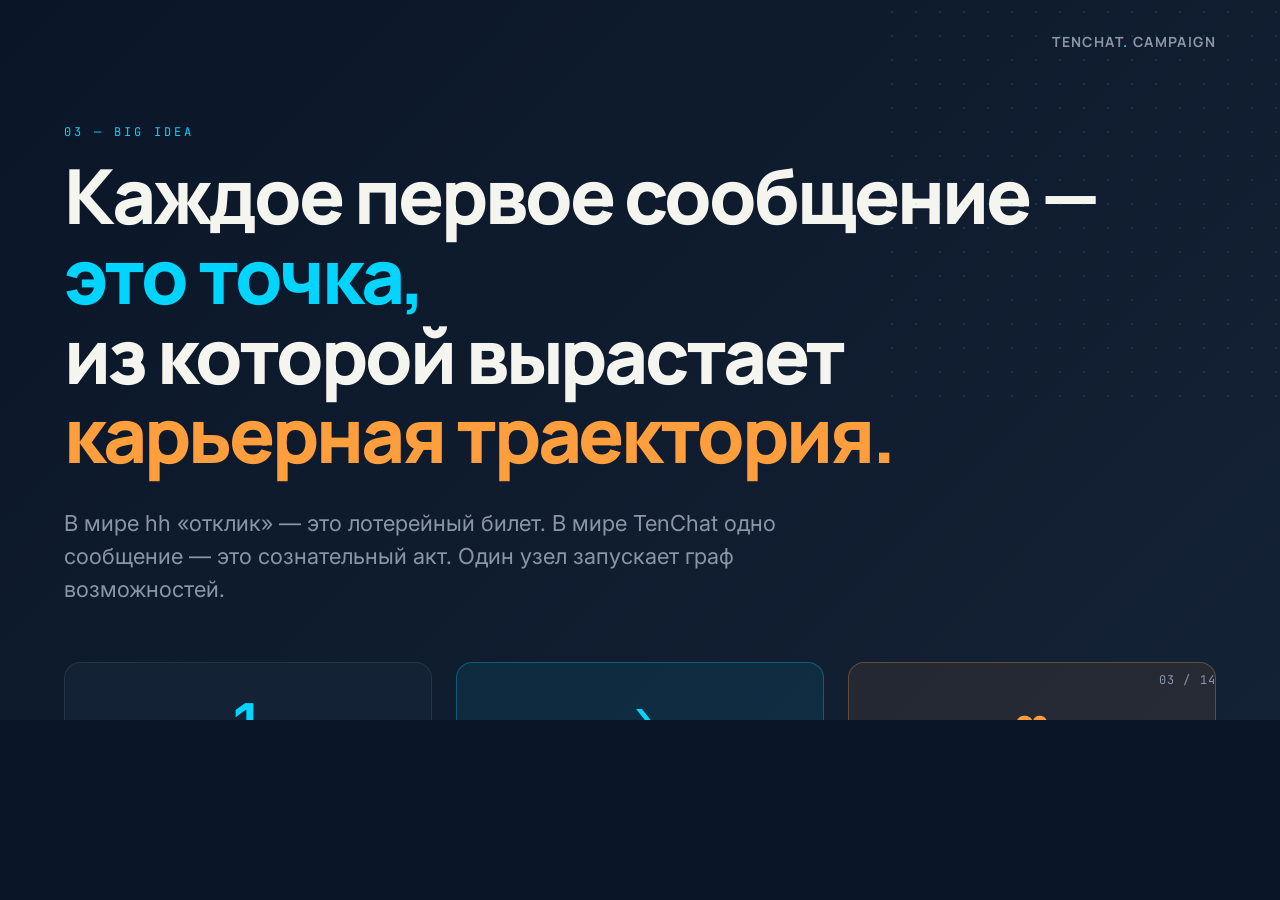
<file: slides/slide_03.html>
<!DOCTYPE html>
<html lang="ru">
<head>
<meta charset="UTF-8">
<title>Big Idea</title>
<link rel="stylesheet" href="global.css">
</head>
<body>
<div class="slide dark-2 dots-bg">
  <div class="brand-mark">TenChat<span class="dot">.</span> Campaign</div>

  <div style="margin-top: 60px;">
    <div class="section-label">03 — Big Idea</div>

    <div style="margin-bottom: 56px; max-width: 1080px;">
      <h1 class="h-display" style="font-size: 76px; line-height: 1.05; margin-bottom: 32px;">
        Каждое первое сообщение —<br>
        <span style="color: var(--signal);">это точка,</span><br>
        из которой вырастает<br>
        <span style="color: var(--meeting);">карьерная траектория.</span>
      </h1>

      <p class="body-text body-muted" style="font-size: 22px; max-width: 820px;">
        В мире hh «отклик» — это лотерейный билет. В мире TenChat одно сообщение — это сознательный акт. Один узел запускает граф возможностей.
      </p>
    </div>

    <div class="grid-3" style="gap: 24px;">
      <div class="card" style="padding: 24px; text-align: center;">
        <div class="numeric" style="font-size: 56px; margin-bottom: 8px;">1</div>
        <div class="stat-label">первое сообщение в TenChat</div>
      </div>
      <div class="card" style="padding: 24px; text-align: center; background: rgba(0, 212, 255, 0.08); border-color: rgba(0, 212, 255, 0.3);">
        <div class="numeric" style="font-size: 56px; color: var(--signal); margin-bottom: 8px;">→</div>
        <div class="stat-label">сеть возможностей растёт</div>
      </div>
      <div class="card" style="padding: 24px; text-align: center; background: rgba(255, 158, 61, 0.08); border-color: rgba(255, 158, 61, 0.3);">
        <div class="numeric" style="font-size: 56px; color: var(--meeting); margin-bottom: 8px;">∞</div>
        <div class="stat-label">траектория — агентство, команда, дело</div>
      </div>
    </div>
  </div>

  <div class="page-num">03 / 14</div>
</div>
</body>
</html>
</file>
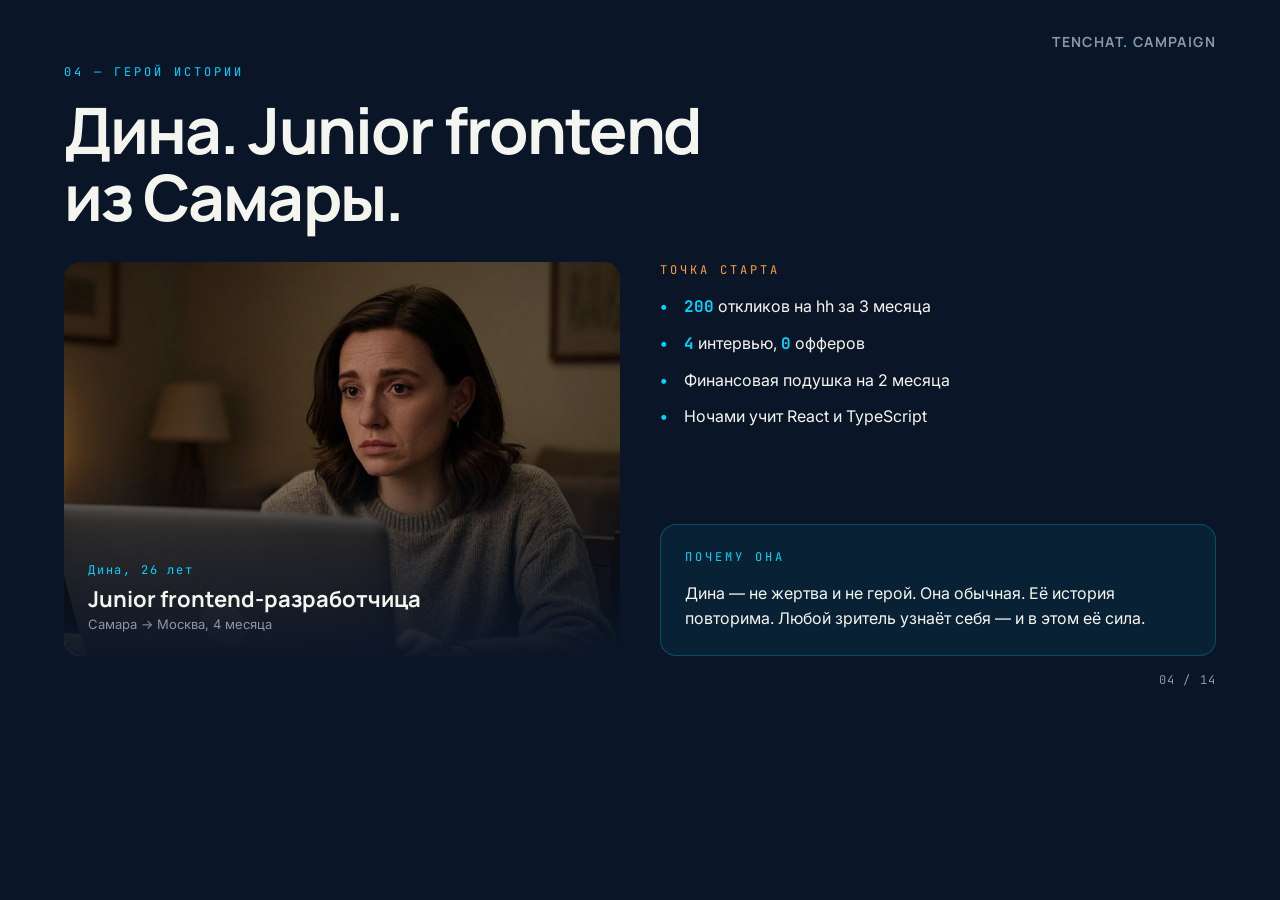
<file: slides/slide_04.html>
<!DOCTYPE html>
<html lang="ru">
<head>
<meta charset="UTF-8">
<title>Герой — Дина</title>
<link rel="stylesheet" href="global.css">
</head>
<body>
<div class="slide">
  <div class="brand-mark">TenChat<span class="dot">.</span> Campaign</div>

  <div class="section-label">04 — Герой истории</div>
  <h2 class="h-1" style="margin-bottom: 32px;">Дина. Junior frontend<br>из Самары.</h2>

  <div class="grid-2" style="gap: 40px; flex: 1; align-items: stretch;">
    <div style="position: relative; border-radius: 16px; overflow: hidden;">
      <img src="../02-creative/assets/hero_dina.png" class="img-cover" style="position: absolute; inset: 0;">
      <div style="position: absolute; inset: 0; background: linear-gradient(180deg, transparent 50%, rgba(10, 22, 40, 0.95) 100%);"></div>
      <div style="position: absolute; bottom: 24px; left: 24px; right: 24px;">
        <div style="font-family: var(--font-num); font-size: 12px; color: var(--signal); letter-spacing: 0.15em; margin-bottom: 8px;">Дина, 26 лет</div>
        <div style="font-family: var(--font-heading); font-weight: 700; font-size: 22px; line-height: 1.2;">Junior frontend-разработчица</div>
        <div style="font-size: 13px; color: var(--text-muted); margin-top: 4px;">Самара → Москва, 4 месяца</div>
      </div>
    </div>

    <div style="display: flex; flex-direction: column; justify-content: space-between;">
      <div>
        <div class="section-label" style="color: var(--meeting);">ТОЧКА СТАРТА</div>
        <ul class="bullet-list" style="margin-top: 16px;">
          <li><span class="numeric">200</span> откликов на hh за 3 месяца</li>
          <li><span class="numeric">4</span> интервью, <span class="numeric">0</span> офферов</li>
          <li>Финансовая подушка на 2 месяца</li>
          <li>Ночами учит React и TypeScript</li>
        </ul>
      </div>

      <div class="card" style="background: rgba(0, 212, 255, 0.06); border-color: rgba(0, 212, 255, 0.25); padding: 24px;">
        <div class="section-label" style="color: var(--signal);">ПОЧЕМУ ОНА</div>
        <p class="body-text" style="font-size: 16px; margin-top: 8px; line-height: 1.55;">
          Дина — не жертва и не герой. Она обычная. Её история повторима. Любой зритель узнаёт себя — и в этом её сила.
        </p>
      </div>
    </div>
  </div>

  <div class="page-num">04 / 14</div>
</div>
</body>
</html>
</file>
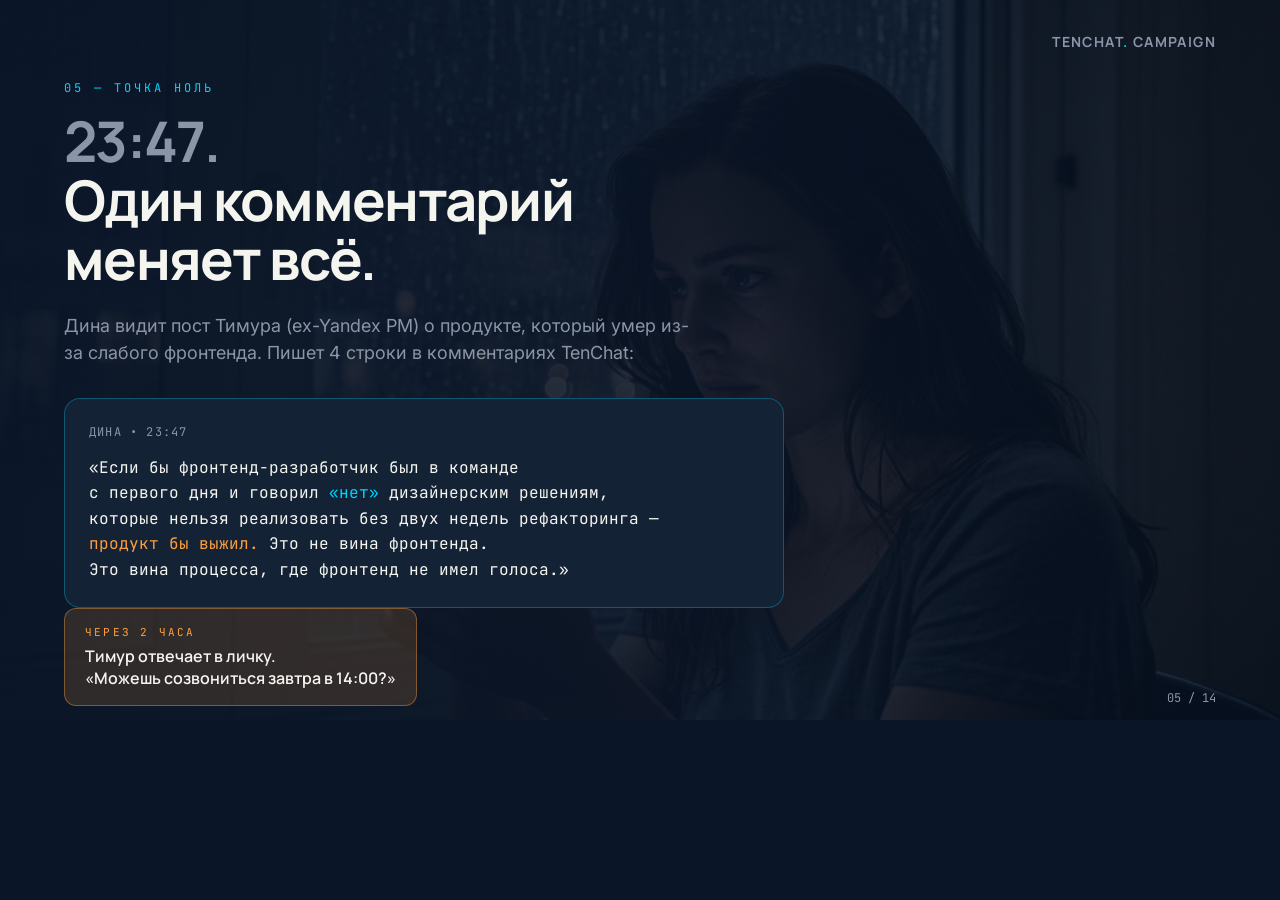
<file: slides/slide_05.html>
<!DOCTYPE html>
<html lang="ru">
<head>
<meta charset="UTF-8">
<title>Точка ноль</title>
<link rel="stylesheet" href="global.css">
</head>
<body>
<div class="slide" style="padding: 0;">
  <div class="brand-mark" style="top: 32px; right: 64px; z-index: 10;">TenChat<span class="dot">.</span> Campaign</div>

  <!-- Background image -->
  <img src="../02-creative/assets/scene_zero_point.png" style="position: absolute; inset: 0; width: 100%; height: 100%; object-fit: cover; opacity: 0.55;">

  <!-- Gradient overlay -->
  <div style="position: absolute; inset: 0; background: linear-gradient(90deg, rgba(10, 22, 40, 0.95) 0%, rgba(10, 22, 40, 0.7) 60%, rgba(10, 22, 40, 0.4) 100%);"></div>

  <!-- Content -->
  <div style="position: relative; z-index: 5; padding: 80px 64px 64px; display: flex; flex-direction: column; height: 100%;">
    <div class="section-label">05 — Точка ноль</div>

    <h1 class="h-1" style="font-size: 56px; margin-bottom: 24px; max-width: 700px;">
      <span style="color: var(--text-muted);">23:47.</span><br>
      Один комментарий<br>
      меняет всё.
    </h1>

    <p class="body-text body-muted" style="max-width: 640px; margin-bottom: 32px;">
      Дина видит пост Тимура (ex-Yandex PM) о продукте, который умер из-за слабого фронтенда. Пишет 4 строки в комментариях TenChat:
    </p>

    <!-- The comment card -->
    <div style="background: var(--surface); border: 1px solid rgba(0, 212, 255, 0.3); border-radius: 16px; padding: 24px; max-width: 720px; font-family: var(--font-num); font-size: 16px; line-height: 1.6; position: relative;">
      <div style="color: var(--text-muted); font-size: 12px; margin-bottom: 12px; letter-spacing: 0.1em;">ДИНА • 23:47</div>
      <div style="color: var(--text);">
        «Если бы фронтенд-разработчик был в команде<br>
        с первого дня и говорил <span style="color: var(--signal);">«нет»</span> дизайнерским решениям,<br>
        которые нельзя реализовать без двух недель рефакторинга —<br>
        <span style="color: var(--meeting);">продукт бы выжил.</span> Это не вина фронтенда.<br>
        Это вина процесса, где фронтенд не имел голоса.»
      </div>
    </div>

    <div style="margin-top: auto; display: flex; justify-content: space-between; align-items: flex-end;">
      <div style="background: rgba(255, 158, 61, 0.15); border: 1px solid rgba(255, 158, 61, 0.4); border-radius: 12px; padding: 16px 20px; max-width: 400px;">
        <div style="font-family: var(--font-num); font-size: 11px; color: var(--meeting); letter-spacing: 0.2em; margin-bottom: 6px;">ЧЕРЕЗ 2 ЧАСА</div>
        <div style="font-family: var(--font-heading); font-weight: 600; font-size: 16px;">Тимур отвечает в личку.<br>«Можешь созвониться завтра в 14:00?»</div>
      </div>
      <div style="font-family: var(--font-num); font-size: 12px; color: var(--text-muted);">05 / 14</div>
    </div>
  </div>
</div>
</body>
</html>
</file>
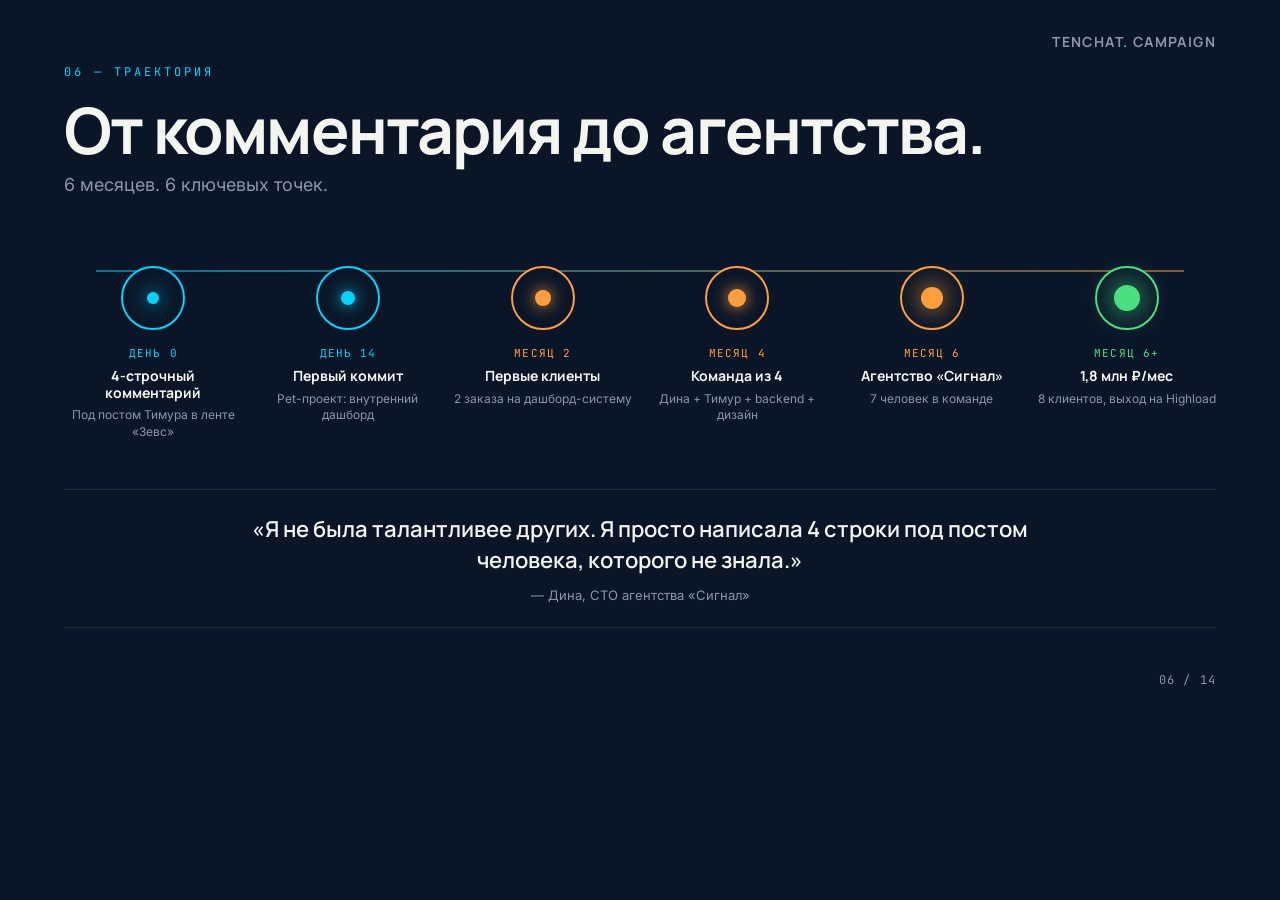
<file: slides/slide_06.html>
<!DOCTYPE html>
<html lang="ru">
<head>
<meta charset="UTF-8">
<title>Траектория</title>
<link rel="stylesheet" href="global.css">
</head>
<body>
<div class="slide">
  <div class="brand-mark">TenChat<span class="dot">.</span> Campaign</div>

  <div class="section-label">06 — Траектория</div>
  <h2 class="h-1" style="margin-bottom: 8px;">От комментария до агентства.</h2>
  <p class="body-text body-muted" style="margin-bottom: 40px;">6 месяцев. 6 ключевых точек.</p>

  <!-- Timeline -->
  <div style="position: relative; flex: 1; display: flex; flex-direction: column; justify-content: center;">
    <!-- Timeline line -->
    <div style="position: absolute; top: 32px; left: 32px; right: 32px; height: 2px; background: linear-gradient(90deg, var(--signal) 0%, var(--meeting) 100%); opacity: 0.5;"></div>

    <div style="display: grid; grid-template-columns: repeat(6, 1fr); gap: 16px; position: relative;">
      <!-- Node 1 -->
      <div style="text-align: center;">
        <div style="width: 64px; height: 64px; margin: 0 auto 16px; border-radius: 50%; background: var(--bg); border: 2px solid var(--signal); display: flex; align-items: center; justify-content: center; position: relative; z-index: 2;">
          <div style="width: 12px; height: 12px; background: var(--signal); border-radius: 50%; box-shadow: 0 0 20px var(--signal);"></div>
        </div>
        <div style="font-family: var(--font-num); font-size: 11px; color: var(--signal); letter-spacing: 0.1em; margin-bottom: 8px;">ДЕНЬ 0</div>
        <div style="font-family: var(--font-heading); font-weight: 700; font-size: 14px; line-height: 1.2; margin-bottom: 6px;">4-строчный комментарий</div>
        <div style="font-size: 12px; color: var(--text-muted); line-height: 1.4;">Под постом Тимура в ленте «Зевс»</div>
      </div>

      <!-- Node 2 -->
      <div style="text-align: center;">
        <div style="width: 64px; height: 64px; margin: 0 auto 16px; border-radius: 50%; background: var(--bg); border: 2px solid var(--signal); display: flex; align-items: center; justify-content: center; position: relative; z-index: 2;">
          <div style="width: 14px; height: 14px; background: var(--signal); border-radius: 50%; box-shadow: 0 0 16px var(--signal);"></div>
        </div>
        <div style="font-family: var(--font-num); font-size: 11px; color: var(--signal); letter-spacing: 0.1em; margin-bottom: 8px;">ДЕНЬ 14</div>
        <div style="font-family: var(--font-heading); font-weight: 700; font-size: 14px; line-height: 1.2; margin-bottom: 6px;">Первый коммит</div>
        <div style="font-size: 12px; color: var(--text-muted); line-height: 1.4;">Pet-проект: внутренний дашборд</div>
      </div>

      <!-- Node 3 -->
      <div style="text-align: center;">
        <div style="width: 64px; height: 64px; margin: 0 auto 16px; border-radius: 50%; background: var(--bg); border: 2px solid var(--meeting); display: flex; align-items: center; justify-content: center; position: relative; z-index: 2;">
          <div style="width: 16px; height: 16px; background: var(--meeting); border-radius: 50%; box-shadow: 0 0 16px var(--meeting);"></div>
        </div>
        <div style="font-family: var(--font-num); font-size: 11px; color: var(--meeting); letter-spacing: 0.1em; margin-bottom: 8px;">МЕСЯЦ 2</div>
        <div style="font-family: var(--font-heading); font-weight: 700; font-size: 14px; line-height: 1.2; margin-bottom: 6px;">Первые клиенты</div>
        <div style="font-size: 12px; color: var(--text-muted); line-height: 1.4;">2 заказа на дашборд-систему</div>
      </div>

      <!-- Node 4 -->
      <div style="text-align: center;">
        <div style="width: 64px; height: 64px; margin: 0 auto 16px; border-radius: 50%; background: var(--bg); border: 2px solid var(--meeting); display: flex; align-items: center; justify-content: center; position: relative; z-index: 2;">
          <div style="width: 18px; height: 18px; background: var(--meeting); border-radius: 50%; box-shadow: 0 0 16px var(--meeting);"></div>
        </div>
        <div style="font-family: var(--font-num); font-size: 11px; color: var(--meeting); letter-spacing: 0.1em; margin-bottom: 8px;">МЕСЯЦ 4</div>
        <div style="font-family: var(--font-heading); font-weight: 700; font-size: 14px; line-height: 1.2; margin-bottom: 6px;">Команда из 4</div>
        <div style="font-size: 12px; color: var(--text-muted); line-height: 1.4;">Дина + Тимур + backend + дизайн</div>
      </div>

      <!-- Node 5 -->
      <div style="text-align: center;">
        <div style="width: 64px; height: 64px; margin: 0 auto 16px; border-radius: 50%; background: var(--bg); border: 2px solid var(--meeting); display: flex; align-items: center; justify-content: center; position: relative; z-index: 2;">
          <div style="width: 22px; height: 22px; background: var(--meeting); border-radius: 50%; box-shadow: 0 0 24px var(--meeting);"></div>
        </div>
        <div style="font-family: var(--font-num); font-size: 11px; color: var(--meeting); letter-spacing: 0.1em; margin-bottom: 8px;">МЕСЯЦ 6</div>
        <div style="font-family: var(--font-heading); font-weight: 700; font-size: 14px; line-height: 1.2; margin-bottom: 6px;">Агентство «Сигнал»</div>
        <div style="font-size: 12px; color: var(--text-muted); line-height: 1.4;">7 человек в команде</div>
      </div>

      <!-- Node 6 -->
      <div style="text-align: center;">
        <div style="width: 64px; height: 64px; margin: 0 auto 16px; border-radius: 50%; background: var(--bg); border: 2px solid var(--success); display: flex; align-items: center; justify-content: center; position: relative; z-index: 2;">
          <div style="width: 26px; height: 26px; background: var(--success); border-radius: 50%; box-shadow: 0 0 28px var(--success);"></div>
        </div>
        <div style="font-family: var(--font-num); font-size: 11px; color: var(--success); letter-spacing: 0.1em; margin-bottom: 8px;">МЕСЯЦ 6+</div>
        <div style="font-family: var(--font-heading); font-weight: 700; font-size: 14px; line-height: 1.2; margin-bottom: 6px;">1,8 млн ₽/мес</div>
        <div style="font-size: 12px; color: var(--text-muted); line-height: 1.4;">8 клиентов, выход на Highload</div>
      </div>
    </div>

    <!-- Final quote -->
    <div style="margin-top: 48px; text-align: center; padding: 24px; border-top: 1px solid var(--border); border-bottom: 1px solid var(--border);">
      <p style="font-family: var(--font-heading); font-weight: 600; font-size: 22px; line-height: 1.4; max-width: 820px; margin: 0 auto;">
        «Я не была талантливее других. Я просто написала 4 строки под постом человека, которого не знала.»
      </p>
      <div style="font-size: 13px; color: var(--text-muted); margin-top: 12px;">— Дина, CTO агентства «Сигнал»</div>
    </div>
  </div>

  <div class="page-num">06 / 14</div>
</div>
</body>
</html>
</file>
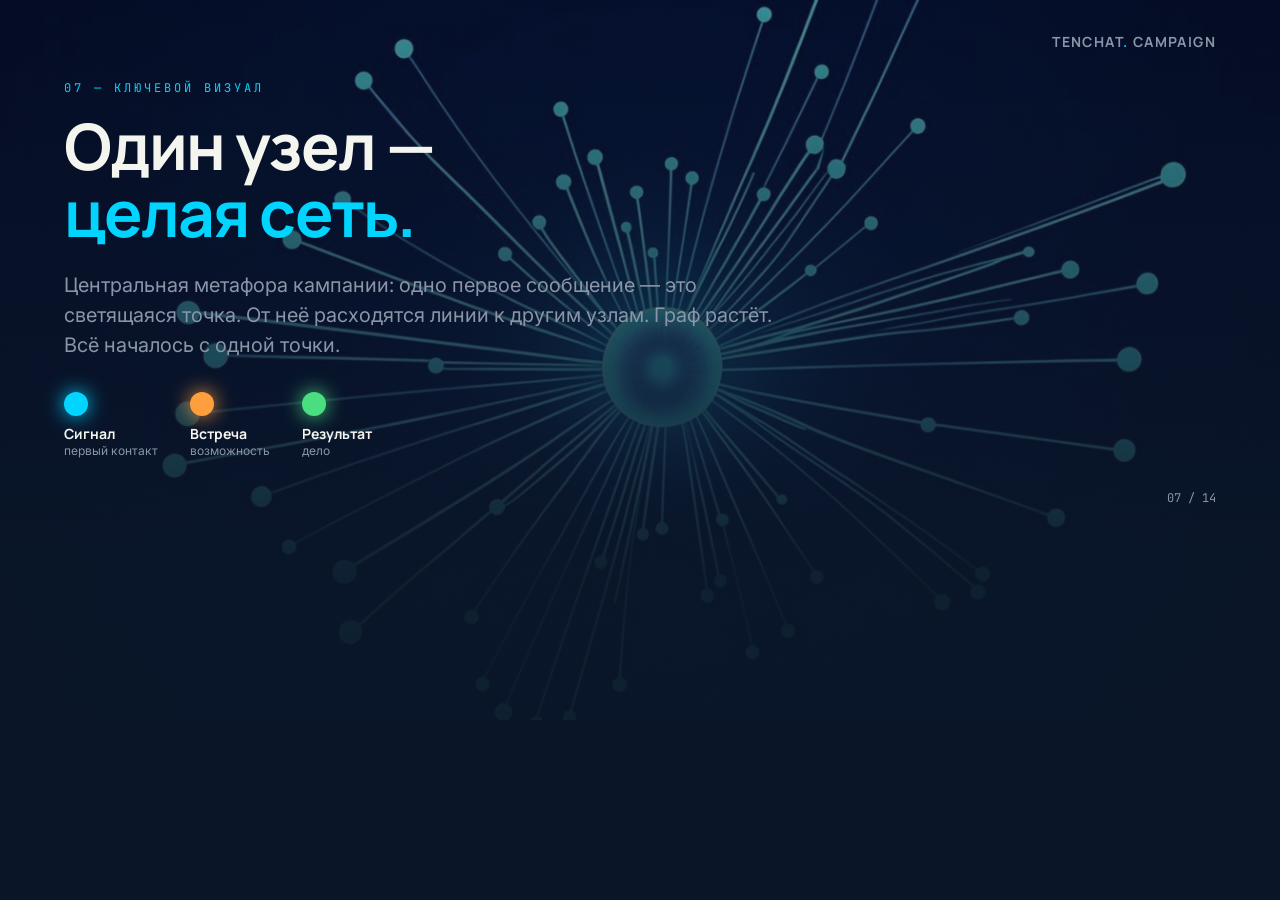
<file: slides/slide_07.html>
<!DOCTYPE html>
<html lang="ru">
<head>
<meta charset="UTF-8">
<title>Ключевой визуал</title>
<link rel="stylesheet" href="global.css">
</head>
<body>
<div class="slide" style="padding: 0; background: #0A1628;">
  <div class="brand-mark" style="z-index: 10;">TenChat<span class="dot">.</span> Campaign</div>

  <!-- Full background image -->
  <img src="../02-creative/assets/key_visual_network.png" style="position: absolute; inset: 0; width: 100%; height: 100%; object-fit: cover; opacity: 0.85;">

  <div style="position: absolute; inset: 0; background: linear-gradient(180deg, rgba(10, 22, 40, 0.4) 0%, rgba(10, 22, 40, 0.95) 80%);"></div>

  <div style="position: relative; z-index: 5; padding: 80px 64px; height: 100%; display: flex; flex-direction: column;">
    <div class="section-label">07 — Ключевой визуал</div>

    <div style="margin-top: auto; max-width: 920px;">
      <h1 class="h-1" style="font-size: 64px; margin-bottom: 24px;">
        Один узел —<br>
        <span style="color: var(--signal);">целая сеть.</span>
      </h1>

      <p class="body-text body-muted" style="font-size: 20px; margin-bottom: 32px; max-width: 720px;">
        Центральная метафора кампании: одно первое сообщение — это светящаяся точка. От неё расходятся линии к другим узлам. Граф растёт. Всё началось с одной точки.
      </p>

      <div style="display: flex; gap: 32px;">
        <div>
          <div style="width: 24px; height: 24px; background: var(--signal); border-radius: 50%; box-shadow: 0 0 20px var(--signal); margin-bottom: 8px;"></div>
          <div style="font-family: var(--font-heading); font-weight: 700; font-size: 14px;">Сигнал</div>
          <div style="font-size: 12px; color: var(--text-muted);">первый контакт</div>
        </div>
        <div>
          <div style="width: 24px; height: 24px; background: var(--meeting); border-radius: 50%; box-shadow: 0 0 20px var(--meeting); margin-bottom: 8px;"></div>
          <div style="font-family: var(--font-heading); font-weight: 700; font-size: 14px;">Встреча</div>
          <div style="font-size: 12px; color: var(--text-muted);">возможность</div>
        </div>
        <div>
          <div style="width: 24px; height: 24px; background: var(--success); border-radius: 50%; box-shadow: 0 0 20px var(--success); margin-bottom: 8px;"></div>
          <div style="font-family: var(--font-heading); font-weight: 700; font-size: 14px;">Результат</div>
          <div style="font-size: 12px; color: var(--text-muted);">дело</div>
        </div>
      </div>
    </div>

    <div style="position: absolute; bottom: 32px; right: 64px; font-family: var(--font-num); font-size: 12px; color: var(--text-muted);">07 / 14</div>
  </div>
</div>
</body>
</html>
</file>
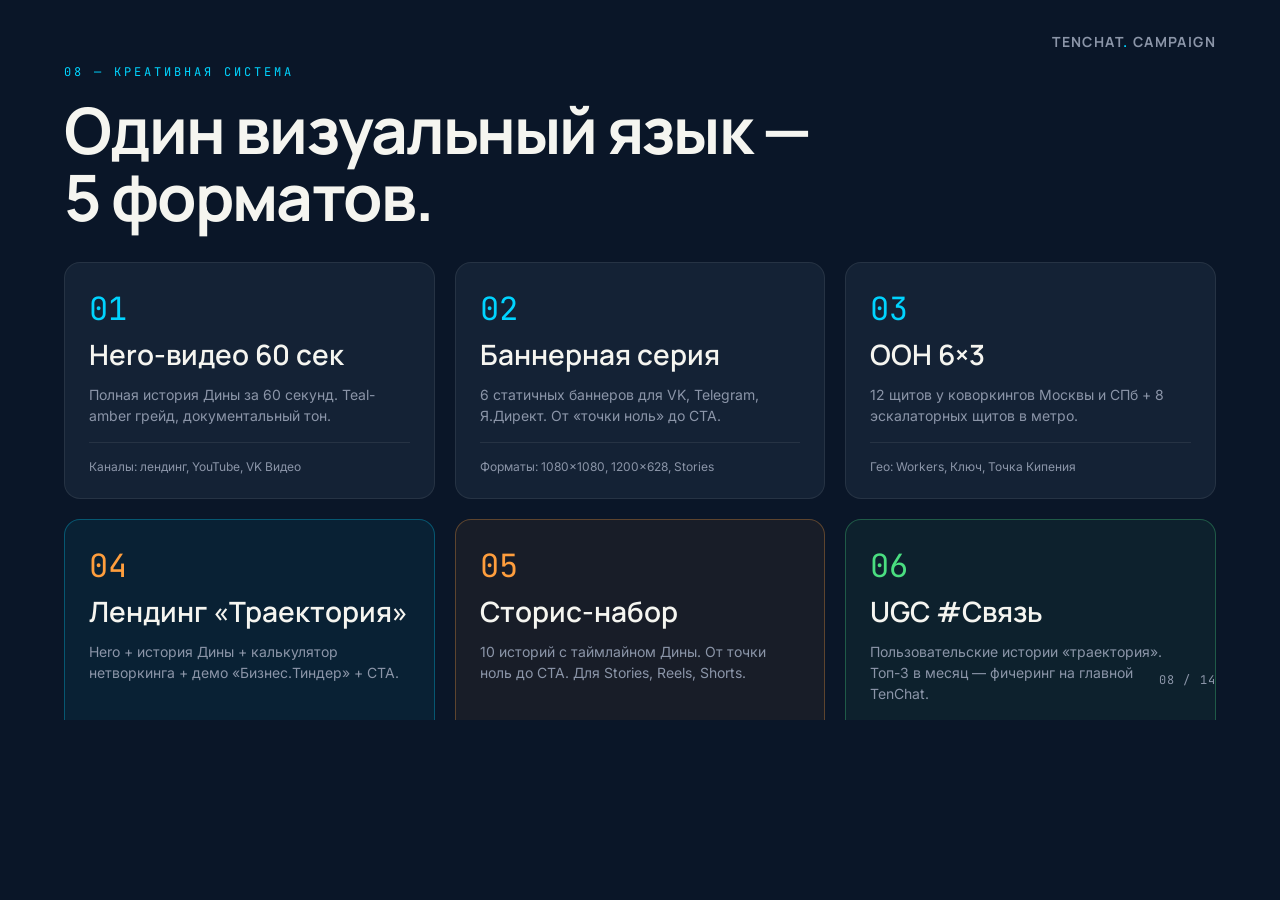
<file: slides/slide_08.html>
<!DOCTYPE html>
<html lang="ru">
<head>
<meta charset="UTF-8">
<title>Креативная система</title>
<link rel="stylesheet" href="global.css">
</head>
<body>
<div class="slide">
  <div class="brand-mark">TenChat<span class="dot">.</span> Campaign</div>

  <div class="section-label">08 — Креативная система</div>
  <h2 class="h-1" style="margin-bottom: 32px;">Один визуальный язык —<br>5 форматов.</h2>

  <div class="grid-3" style="gap: 20px; flex: 1;">
    <div class="card" style="padding: 24px; display: flex; flex-direction: column;">
      <div style="font-family: var(--font-num); font-size: 32px; color: var(--signal); margin-bottom: 8px;">01</div>
      <div class="h-3" style="margin-bottom: 12px;">Hero-видео 60 сек</div>
      <p style="font-size: 14px; color: var(--text-muted); line-height: 1.5; flex: 1;">
        Полная история Дины за 60 секунд. Teal-amber грейд, документальный тон.
      </p>
      <div style="margin-top: 16px; padding-top: 16px; border-top: 1px solid var(--border); font-size: 12px; color: var(--text-muted);">
        Каналы: лендинг, YouTube, VK Видео
      </div>
    </div>

    <div class="card" style="padding: 24px; display: flex; flex-direction: column;">
      <div style="font-family: var(--font-num); font-size: 32px; color: var(--signal); margin-bottom: 8px;">02</div>
      <div class="h-3" style="margin-bottom: 12px;">Баннерная серия</div>
      <p style="font-size: 14px; color: var(--text-muted); line-height: 1.5; flex: 1;">
        6 статичных баннеров для VK, Telegram, Я.Директ. От «точки ноль» до CTA.
      </p>
      <div style="margin-top: 16px; padding-top: 16px; border-top: 1px solid var(--border); font-size: 12px; color: var(--text-muted);">
        Форматы: 1080×1080, 1200×628, Stories
      </div>
    </div>

    <div class="card" style="padding: 24px; display: flex; flex-direction: column;">
      <div style="font-family: var(--font-num); font-size: 32px; color: var(--signal); margin-bottom: 8px;">03</div>
      <div class="h-3" style="margin-bottom: 12px;">OOH 6×3</div>
      <p style="font-size: 14px; color: var(--text-muted); line-height: 1.5; flex: 1;">
        12 щитов у коворкингов Москвы и СПб + 8 эскалаторных щитов в метро.
      </p>
      <div style="margin-top: 16px; padding-top: 16px; border-top: 1px solid var(--border); font-size: 12px; color: var(--text-muted);">
        Гео: Workers, Ключ, Точка Кипения
      </div>
    </div>

    <div class="card" style="padding: 24px; display: flex; flex-direction: column; background: rgba(0, 212, 255, 0.06); border-color: rgba(0, 212, 255, 0.3);">
      <div style="font-family: var(--font-num); font-size: 32px; color: var(--meeting); margin-bottom: 8px;">04</div>
      <div class="h-3" style="margin-bottom: 12px;">Лендинг «Траектория»</div>
      <p style="font-size: 14px; color: var(--text-muted); line-height: 1.5; flex: 1;">
        Hero + история Дины + калькулятор нетворкинга + демо «Бизнес.Тиндер» + CTA.
      </p>
      <div style="margin-top: 16px; padding-top: 16px; border-top: 1px solid var(--border); font-size: 12px; color: var(--text-muted);">
        URL: tenchat.ru/svyaz
      </div>
    </div>

    <div class="card" style="padding: 24px; display: flex; flex-direction: column; background: rgba(255, 158, 61, 0.06); border-color: rgba(255, 158, 61, 0.3);">
      <div style="font-family: var(--font-num); font-size: 32px; color: var(--meeting); margin-bottom: 8px;">05</div>
      <div class="h-3" style="margin-bottom: 12px;">Сторис-набор</div>
      <p style="font-size: 14px; color: var(--text-muted); line-height: 1.5; flex: 1;">
        10 историй с таймлайном Дины. От точки ноль до CTA. Для Stories, Reels, Shorts.
      </p>
      <div style="margin-top: 16px; padding-top: 16px; border-top: 1px solid var(--border); font-size: 12px; color: var(--text-muted);">
        Формат: 1080×1920
      </div>
    </div>

    <div class="card" style="padding: 24px; display: flex; flex-direction: column; background: rgba(74, 222, 128, 0.06); border-color: rgba(74, 222, 128, 0.3);">
      <div style="font-family: var(--font-num); font-size: 32px; color: var(--success); margin-bottom: 8px;">06</div>
      <div class="h-3" style="margin-bottom: 12px;">UGC #Связь</div>
      <p style="font-size: 14px; color: var(--text-muted); line-height: 1.5; flex: 1;">
        Пользовательские истории «траектория». Топ-3 в месяц — фичеринг на главной TenChat.
      </p>
      <div style="margin-top: 16px; padding-top: 16px; border-top: 1px solid var(--border); font-size: 12px; color: var(--text-muted);">
        Канал: лента «Зевс»
      </div>
    </div>
  </div>

  <div class="page-num">08 / 14</div>
</div>
</body>
</html>
</file>
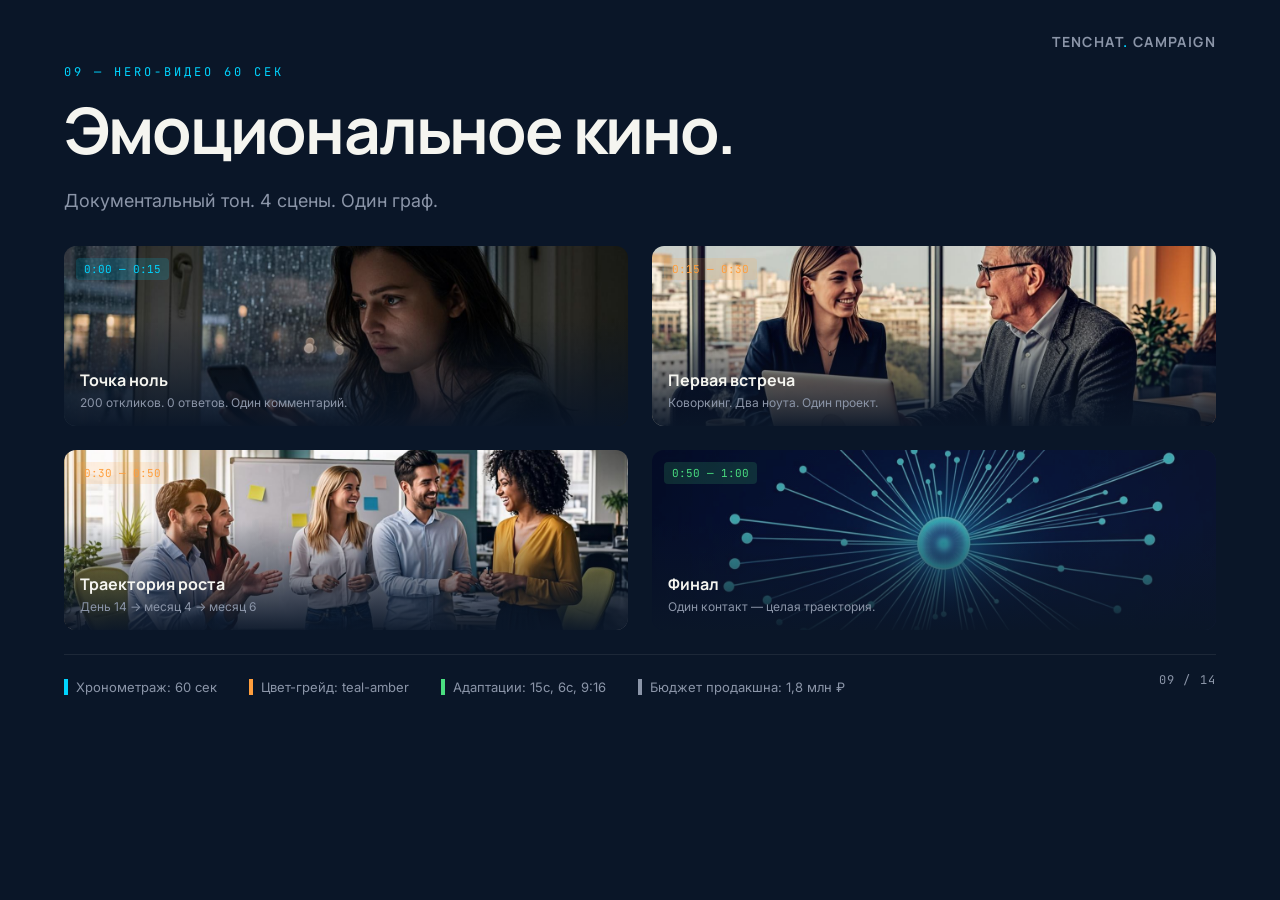
<file: slides/slide_09.html>
<!DOCTYPE html>
<html lang="ru">
<head>
<meta charset="UTF-8">
<title>Hero-видео</title>
<link rel="stylesheet" href="global.css">
</head>
<body>
<div class="slide">
  <div class="brand-mark">TenChat<span class="dot">.</span> Campaign</div>

  <div class="section-label">09 — Hero-видео 60 сек</div>
  <h2 class="h-1" style="margin-bottom: 24px;">Эмоциональное кино.</h2>
  <p class="body-text body-muted" style="margin-bottom: 32px; max-width: 720px;">Документальный тон. 4 сцены. Один граф.</p>

  <div style="display: grid; grid-template-columns: 1fr 1fr; gap: 24px; flex: 1;">
    <!-- Scene 1 -->
    <div style="position: relative; border-radius: 12px; overflow: hidden; min-height: 180px;">
      <img src="../02-creative/assets/scene_zero_point.png" style="position: absolute; inset: 0; width: 100%; height: 100%; object-fit: cover;">
      <div style="position: absolute; inset: 0; background: linear-gradient(180deg, transparent 40%, rgba(10, 22, 40, 0.95) 100%);"></div>
      <div style="position: absolute; top: 12px; left: 12px; font-family: var(--font-num); font-size: 11px; color: var(--signal); background: rgba(0, 212, 255, 0.15); padding: 4px 8px; border-radius: 4px;">0:00 — 0:15</div>
      <div style="position: absolute; bottom: 16px; left: 16px; right: 16px;">
        <div style="font-family: var(--font-heading); font-weight: 700; font-size: 16px; margin-bottom: 4px;">Точка ноль</div>
        <div style="font-size: 12px; color: var(--text-muted);">200 откликов. 0 ответов. Один комментарий.</div>
      </div>
    </div>

    <!-- Scene 2 -->
    <div style="position: relative; border-radius: 12px; overflow: hidden; min-height: 180px;">
      <img src="../02-creative/assets/scene_meeting.png" style="position: absolute; inset: 0; width: 100%; height: 100%; object-fit: cover;">
      <div style="position: absolute; inset: 0; background: linear-gradient(180deg, transparent 40%, rgba(10, 22, 40, 0.95) 100%);"></div>
      <div style="position: absolute; top: 12px; left: 12px; font-family: var(--font-num); font-size: 11px; color: var(--meeting); background: rgba(255, 158, 61, 0.15); padding: 4px 8px; border-radius: 4px;">0:15 — 0:30</div>
      <div style="position: absolute; bottom: 16px; left: 16px; right: 16px;">
        <div style="font-family: var(--font-heading); font-weight: 700; font-size: 16px; margin-bottom: 4px;">Первая встреча</div>
        <div style="font-size: 12px; color: var(--text-muted);">Коворкинг. Два ноута. Один проект.</div>
      </div>
    </div>

    <!-- Scene 3 -->
    <div style="position: relative; border-radius: 12px; overflow: hidden; min-height: 180px;">
      <img src="../02-creative/assets/scene_team.png" style="position: absolute; inset: 0; width: 100%; height: 100%; object-fit: cover;">
      <div style="position: absolute; inset: 0; background: linear-gradient(180deg, transparent 40%, rgba(10, 22, 40, 0.95) 100%);"></div>
      <div style="position: absolute; top: 12px; left: 12px; font-family: var(--font-num); font-size: 11px; color: var(--meeting); background: rgba(255, 158, 61, 0.15); padding: 4px 8px; border-radius: 4px;">0:30 — 0:50</div>
      <div style="position: absolute; bottom: 16px; left: 16px; right: 16px;">
        <div style="font-family: var(--font-heading); font-weight: 700; font-size: 16px; margin-bottom: 4px;">Траектория роста</div>
        <div style="font-size: 12px; color: var(--text-muted);">День 14 → месяц 4 → месяц 6</div>
      </div>
    </div>

    <!-- Scene 4 -->
    <div style="position: relative; border-radius: 12px; overflow: hidden; min-height: 180px; background: linear-gradient(135deg, #0A1628 0%, #1E2F47 100%);">
      <img src="../02-creative/assets/key_visual_network.png" style="position: absolute; inset: 0; width: 100%; height: 100%; object-fit: cover; opacity: 0.6;">
      <div style="position: absolute; inset: 0; background: linear-gradient(180deg, transparent 40%, rgba(10, 22, 40, 0.95) 100%);"></div>
      <div style="position: absolute; top: 12px; left: 12px; font-family: var(--font-num); font-size: 11px; color: var(--success); background: rgba(74, 222, 128, 0.15); padding: 4px 8px; border-radius: 4px;">0:50 — 1:00</div>
      <div style="position: absolute; bottom: 16px; left: 16px; right: 16px;">
        <div style="font-family: var(--font-heading); font-weight: 700; font-size: 16px; margin-bottom: 4px;">Финал</div>
        <div style="font-size: 12px; color: var(--text-muted);">Один контакт — целая траектория.</div>
      </div>
    </div>
  </div>

  <div style="margin-top: 24px; display: flex; gap: 32px; padding-top: 24px; border-top: 1px solid var(--border);">
    <div style="display: flex; gap: 8px; align-items: center;">
      <div style="width: 4px; height: 16px; background: var(--signal);"></div>
      <span style="font-size: 13px; color: var(--text-muted);">Хронометраж: 60 сек</span>
    </div>
    <div style="display: flex; gap: 8px; align-items: center;">
      <div style="width: 4px; height: 16px; background: var(--meeting);"></div>
      <span style="font-size: 13px; color: var(--text-muted);">Цвет-грейд: teal-amber</span>
    </div>
    <div style="display: flex; gap: 8px; align-items: center;">
      <div style="width: 4px; height: 16px; background: var(--success);"></div>
      <span style="font-size: 13px; color: var(--text-muted);">Адаптации: 15с, 6с, 9:16</span>
    </div>
    <div style="display: flex; gap: 8px; align-items: center;">
      <div style="width: 4px; height: 16px; background: var(--text-muted);"></div>
      <span style="font-size: 13px; color: var(--text-muted);">Бюджет продакшна: 1,8 млн ₽</span>
    </div>
  </div>

  <div class="page-num">09 / 14</div>
</div>
</body>
</html>
</file>
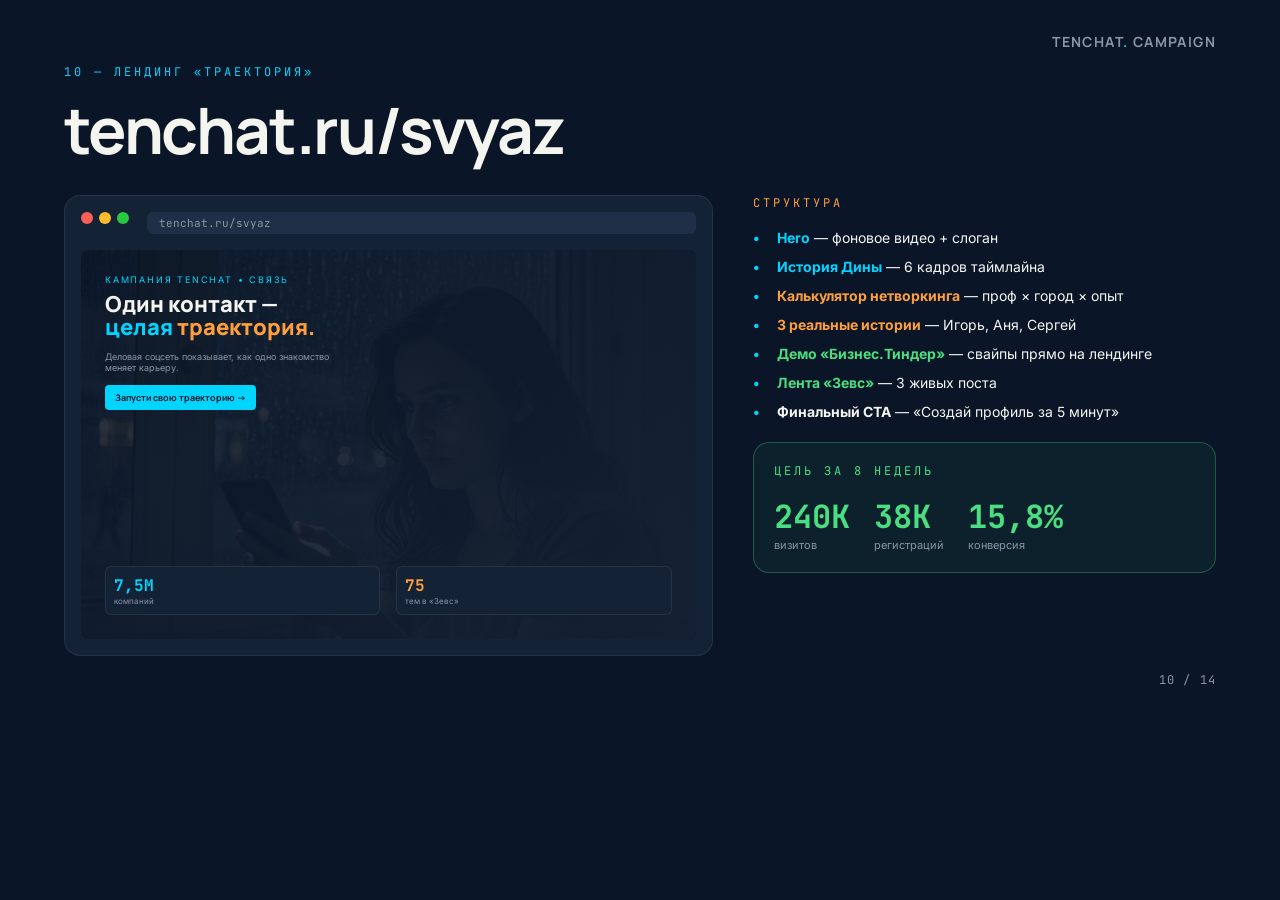
<file: slides/slide_10.html>
<!DOCTYPE html>
<html lang="ru">
<head>
<meta charset="UTF-8">
<title>Лендинг</title>
<link rel="stylesheet" href="global.css">
</head>
<body>
<div class="slide">
  <div class="brand-mark">TenChat<span class="dot">.</span> Campaign</div>

  <div class="section-label">10 — Лендинг «Траектория»</div>
  <h2 class="h-1" style="margin-bottom: 32px;">tenchat.ru/svyaz</h2>

  <div style="display: grid; grid-template-columns: 1.4fr 1fr; gap: 40px; flex: 1;">
    <!-- Left: browser mockup -->
    <div style="background: var(--surface); border: 1px solid var(--border); border-radius: 16px; padding: 16px; display: flex; flex-direction: column;">
      <div style="display: flex; gap: 6px; margin-bottom: 16px;">
        <div style="width: 12px; height: 12px; background: #FF5F57; border-radius: 50%;"></div>
        <div style="width: 12px; height: 12px; background: #FEBC2E; border-radius: 50%;"></div>
        <div style="width: 12px; height: 12px; background: #28C840; border-radius: 50%;"></div>
        <div style="flex: 1; background: var(--surface-2); border-radius: 6px; margin-left: 12px; padding: 4px 12px; font-family: var(--font-num); font-size: 11px; color: var(--text-muted);">tenchat.ru/svyaz</div>
      </div>

      <div style="flex: 1; background: var(--bg); border-radius: 8px; overflow: hidden; position: relative;">
        <img src="../02-creative/assets/scene_zero_point.png" style="position: absolute; inset: 0; width: 100%; height: 100%; object-fit: cover; opacity: 0.5;">
        <div style="position: absolute; inset: 0; background: linear-gradient(135deg, rgba(10, 22, 40, 0.7) 0%, rgba(20, 34, 53, 0.95) 100%);"></div>
        <div style="position: relative; padding: 24px; height: 100%; display: flex; flex-direction: column;">
          <div style="font-size: 9px; color: var(--signal); letter-spacing: 0.2em; margin-bottom: 8px;">КАМПАНИЯ TENCHAT • СВЯЗЬ</div>
          <div style="font-family: var(--font-heading); font-weight: 800; font-size: 22px; line-height: 1.05; margin-bottom: 12px;">
            Один контакт —<br>
            <span style="color: var(--signal);">целая</span> <span style="color: var(--meeting);">траектория.</span>
          </div>
          <div style="font-size: 9px; color: var(--text-muted); margin-bottom: 12px; max-width: 240px;">Деловая соцсеть показывает, как одно знакомство меняет карьеру.</div>
          <div style="background: var(--signal); color: var(--bg); font-family: var(--font-heading); font-weight: 700; font-size: 9px; padding: 6px 10px; border-radius: 4px; display: inline-block; width: max-content;">Запусти свою траекторию →</div>

          <div style="margin-top: auto; display: flex; gap: 16px;">
            <div style="background: var(--surface); border: 1px solid var(--border); border-radius: 6px; padding: 8px; flex: 1;">
              <div style="font-family: var(--font-num); font-size: 16px; color: var(--signal); font-weight: 700;">7,5M</div>
              <div style="font-size: 8px; color: var(--text-muted);">компаний</div>
            </div>
            <div style="background: var(--surface); border: 1px solid var(--border); border-radius: 6px; padding: 8px; flex: 1;">
              <div style="font-family: var(--font-num); font-size: 16px; color: var(--meeting); font-weight: 700;">75</div>
              <div style="font-size: 8px; color: var(--text-muted);">тем в «Зевс»</div>
            </div>
          </div>
        </div>
      </div>
    </div>

    <!-- Right: structure -->
    <div>
      <div class="section-label" style="color: var(--meeting);">СТРУКТУРА</div>
      <ul class="bullet-list" style="margin-top: 12px;">
        <li style="font-size: 14px; margin-bottom: 8px;"><strong style="color: var(--signal);">Hero</strong> — фоновое видео + слоган</li>
        <li style="font-size: 14px; margin-bottom: 8px;"><strong style="color: var(--signal);">История Дины</strong> — 6 кадров таймлайна</li>
        <li style="font-size: 14px; margin-bottom: 8px;"><strong style="color: var(--meeting);">Калькулятор нетворкинга</strong> — проф × город × опыт</li>
        <li style="font-size: 14px; margin-bottom: 8px;"><strong style="color: var(--meeting);">3 реальные истории</strong> — Игорь, Аня, Сергей</li>
        <li style="font-size: 14px; margin-bottom: 8px;"><strong style="color: var(--success);">Демо «Бизнес.Тиндер»</strong> — свайпы прямо на лендинге</li>
        <li style="font-size: 14px; margin-bottom: 8px;"><strong style="color: var(--success);">Лента «Зевс»</strong> — 3 живых поста</li>
        <li style="font-size: 14px; margin-bottom: 8px;"><strong>Финальный CTA</strong> — «Создай профиль за 5 минут»</li>
      </ul>

      <div class="card" style="margin-top: 20px; padding: 20px; background: rgba(74, 222, 128, 0.06); border-color: rgba(74, 222, 128, 0.3);">
        <div class="section-label" style="color: var(--success);">ЦЕЛЬ ЗА 8 НЕДЕЛЬ</div>
        <div style="display: flex; gap: 24px; margin-top: 12px;">
          <div>
            <div class="numeric" style="font-size: 32px; color: var(--success);">240K</div>
            <div style="font-size: 11px; color: var(--text-muted);">визитов</div>
          </div>
          <div>
            <div class="numeric" style="font-size: 32px; color: var(--success);">38K</div>
            <div style="font-size: 11px; color: var(--text-muted);">регистраций</div>
          </div>
          <div>
            <div class="numeric" style="font-size: 32px; color: var(--success);">15,8%</div>
            <div style="font-size: 11px; color: var(--text-muted);">конверсия</div>
          </div>
        </div>
      </div>
    </div>
  </div>

  <div class="page-num">10 / 14</div>
</div>
</body>
</html>
</file>
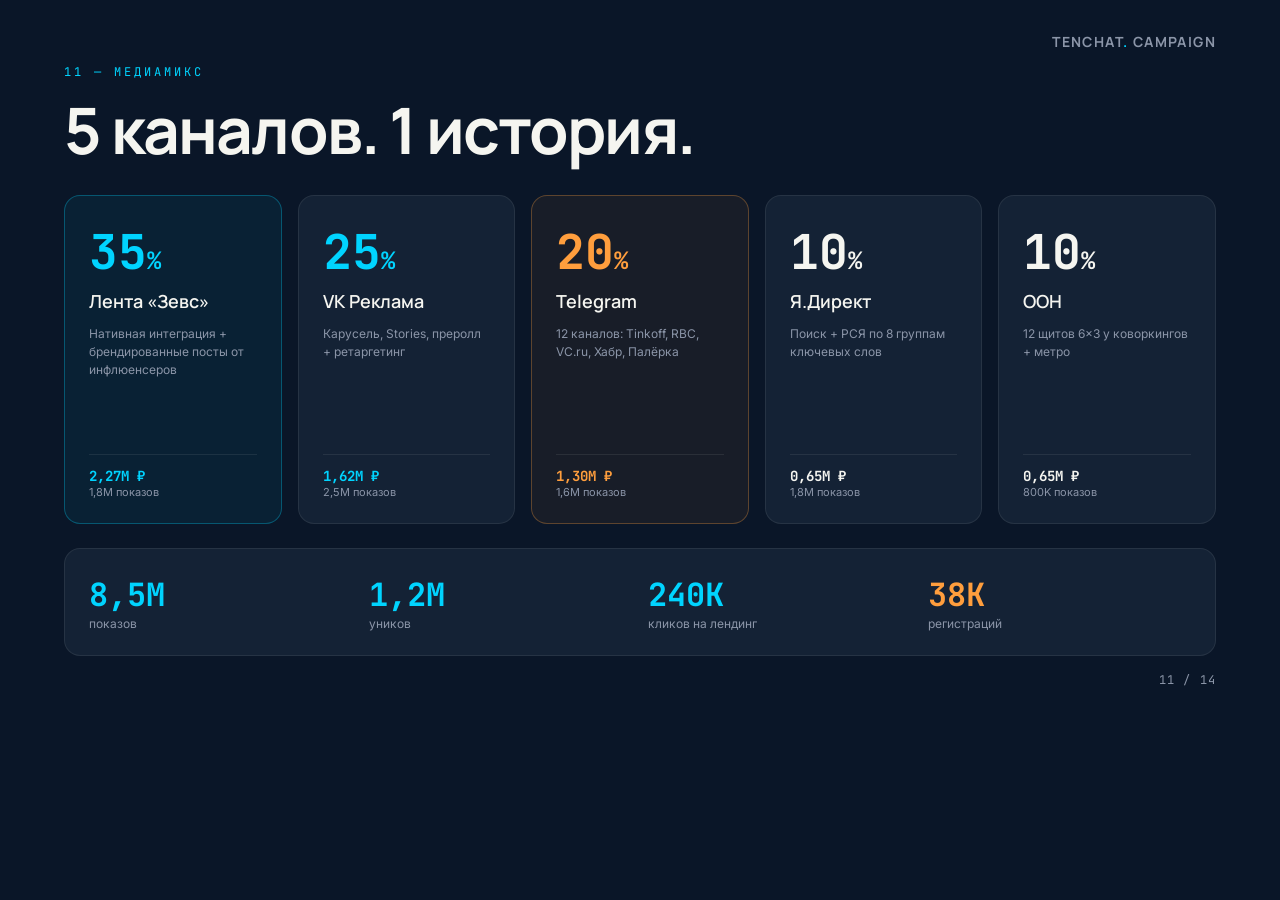
<file: slides/slide_11.html>
<!DOCTYPE html>
<html lang="ru">
<head>
<meta charset="UTF-8">
<title>Медиамикс</title>
<link rel="stylesheet" href="global.css">
</head>
<body>
<div class="slide">
  <div class="brand-mark">TenChat<span class="dot">.</span> Campaign</div>

  <div class="section-label">11 — Медиамикс</div>
  <h2 class="h-1" style="margin-bottom: 32px;">5 каналов. 1 история.</h2>

  <div style="display: grid; grid-template-columns: repeat(5, 1fr); gap: 16px; flex: 1; align-items: stretch;">
    <div class="card" style="padding: 24px; display: flex; flex-direction: column; background: rgba(0, 212, 255, 0.06); border-color: rgba(0, 212, 255, 0.3);">
      <div style="font-family: var(--font-num); font-size: 48px; color: var(--signal); font-weight: 700; margin-bottom: 8px;">35<span style="font-size: 24px;">%</span></div>
      <div class="h-3" style="font-size: 18px; margin-bottom: 12px;">Лента «Зевс»</div>
      <p style="font-size: 12px; color: var(--text-muted); line-height: 1.5; flex: 1;">Нативная интеграция + брендированные посты от инфлюенсеров</p>
      <div style="margin-top: 12px; padding-top: 12px; border-top: 1px solid var(--border);">
        <div style="font-family: var(--font-num); font-size: 14px; color: var(--signal); font-weight: 700;">2,27M ₽</div>
        <div style="font-size: 11px; color: var(--text-muted);">1,8M показов</div>
      </div>
    </div>

    <div class="card" style="padding: 24px; display: flex; flex-direction: column;">
      <div style="font-family: var(--font-num); font-size: 48px; color: var(--signal); font-weight: 700; margin-bottom: 8px;">25<span style="font-size: 24px;">%</span></div>
      <div class="h-3" style="font-size: 18px; margin-bottom: 12px;">VK Реклама</div>
      <p style="font-size: 12px; color: var(--text-muted); line-height: 1.5; flex: 1;">Карусель, Stories, преролл + ретаргетинг</p>
      <div style="margin-top: 12px; padding-top: 12px; border-top: 1px solid var(--border);">
        <div style="font-family: var(--font-num); font-size: 14px; color: var(--signal); font-weight: 700;">1,62M ₽</div>
        <div style="font-size: 11px; color: var(--text-muted);">2,5M показов</div>
      </div>
    </div>

    <div class="card" style="padding: 24px; display: flex; flex-direction: column; background: rgba(255, 158, 61, 0.06); border-color: rgba(255, 158, 61, 0.3);">
      <div style="font-family: var(--font-num); font-size: 48px; color: var(--meeting); font-weight: 700; margin-bottom: 8px;">20<span style="font-size: 24px;">%</span></div>
      <div class="h-3" style="font-size: 18px; margin-bottom: 12px;">Telegram</div>
      <p style="font-size: 12px; color: var(--text-muted); line-height: 1.5; flex: 1;">12 каналов: Tinkoff, RBC, VC.ru, Хабр, Палёрка</p>
      <div style="margin-top: 12px; padding-top: 12px; border-top: 1px solid var(--border);">
        <div style="font-family: var(--font-num); font-size: 14px; color: var(--meeting); font-weight: 700;">1,30M ₽</div>
        <div style="font-size: 11px; color: var(--text-muted);">1,6M показов</div>
      </div>
    </div>

    <div class="card" style="padding: 24px; display: flex; flex-direction: column;">
      <div style="font-family: var(--font-num); font-size: 48px; color: var(--text); font-weight: 700; margin-bottom: 8px;">10<span style="font-size: 24px;">%</span></div>
      <div class="h-3" style="font-size: 18px; margin-bottom: 12px;">Я.Директ</div>
      <p style="font-size: 12px; color: var(--text-muted); line-height: 1.5; flex: 1;">Поиск + РСЯ по 8 группам ключевых слов</p>
      <div style="margin-top: 12px; padding-top: 12px; border-top: 1px solid var(--border);">
        <div style="font-family: var(--font-num); font-size: 14px; color: var(--text); font-weight: 700;">0,65M ₽</div>
        <div style="font-size: 11px; color: var(--text-muted);">1,8M показов</div>
      </div>
    </div>

    <div class="card" style="padding: 24px; display: flex; flex-direction: column;">
      <div style="font-family: var(--font-num); font-size: 48px; color: var(--text); font-weight: 700; margin-bottom: 8px;">10<span style="font-size: 24px;">%</span></div>
      <div class="h-3" style="font-size: 18px; margin-bottom: 12px;">OOH</div>
      <p style="font-size: 12px; color: var(--text-muted); line-height: 1.5; flex: 1;">12 щитов 6×3 у коворкингов + метро</p>
      <div style="margin-top: 12px; padding-top: 12px; border-top: 1px solid var(--border);">
        <div style="font-family: var(--font-num); font-size: 14px; color: var(--text); font-weight: 700;">0,65M ₽</div>
        <div style="font-size: 11px; color: var(--text-muted);">800K показов</div>
      </div>
    </div>
  </div>

  <!-- Total bar -->
  <div style="margin-top: 24px; display: grid; grid-template-columns: repeat(4, 1fr); gap: 16px; padding: 24px; background: var(--surface); border-radius: 16px; border: 1px solid var(--border);">
    <div>
      <div class="numeric" style="font-size: 32px;">8,5M</div>
      <div style="font-size: 12px; color: var(--text-muted);">показов</div>
    </div>
    <div>
      <div class="numeric" style="font-size: 32px;">1,2M</div>
      <div style="font-size: 12px; color: var(--text-muted);">уников</div>
    </div>
    <div>
      <div class="numeric" style="font-size: 32px;">240K</div>
      <div style="font-size: 12px; color: var(--text-muted);">кликов на лендинг</div>
    </div>
    <div>
      <div class="numeric" style="font-size: 32px; color: var(--meeting);">38K</div>
      <div style="font-size: 12px; color: var(--text-muted);">регистраций</div>
    </div>
  </div>

  <div class="page-num">11 / 14</div>
</div>
</body>
</html>
</file>
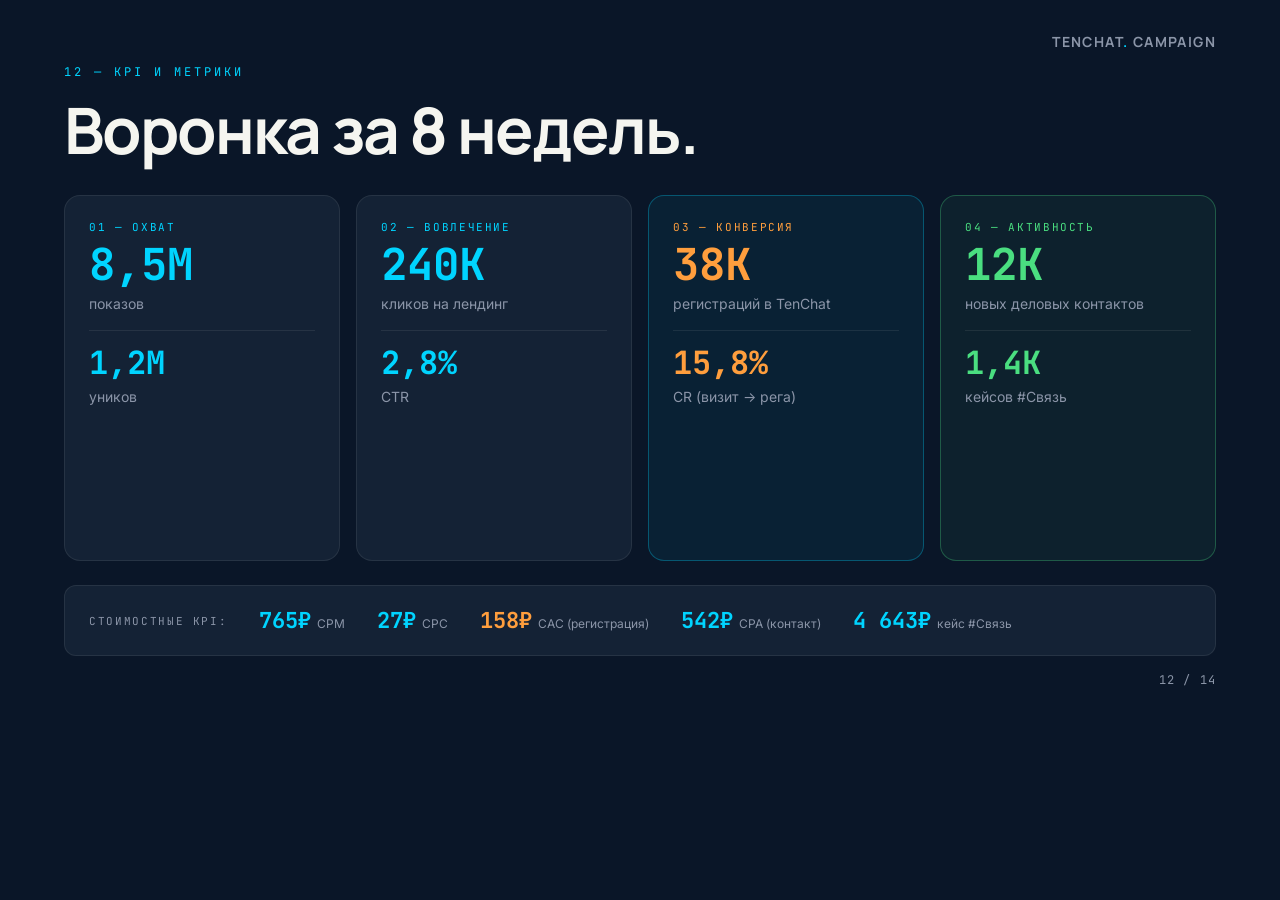
<file: slides/slide_12.html>
<!DOCTYPE html>
<html lang="ru">
<head>
<meta charset="UTF-8">
<title>KPI</title>
<link rel="stylesheet" href="global.css">
</head>
<body>
<div class="slide">
  <div class="brand-mark">TenChat<span class="dot">.</span> Campaign</div>

  <div class="section-label">12 — KPI и метрики</div>
  <h2 class="h-1" style="margin-bottom: 32px;">Воронка за 8 недель.</h2>

  <!-- Funnel stages -->
  <div style="display: grid; grid-template-columns: repeat(4, 1fr); gap: 16px; flex: 1; align-items: stretch;">
    <div class="card" style="padding: 24px; display: flex; flex-direction: column;">
      <div style="font-family: var(--font-num); font-size: 11px; color: var(--signal); letter-spacing: 0.15em; margin-bottom: 8px;">01 — ОХВАТ</div>
      <div class="stat-num" style="font-size: 44px;">8,5M</div>
      <div class="stat-label">показов</div>
      <div style="margin-top: 16px; padding-top: 16px; border-top: 1px solid var(--border);">
        <div class="stat-num" style="font-size: 32px;">1,2M</div>
        <div class="stat-label">уников</div>
      </div>
    </div>

    <div class="card" style="padding: 24px; display: flex; flex-direction: column;">
      <div style="font-family: var(--font-num); font-size: 11px; color: var(--signal); letter-spacing: 0.15em; margin-bottom: 8px;">02 — ВОВЛЕЧЕНИЕ</div>
      <div class="stat-num" style="font-size: 44px;">240K</div>
      <div class="stat-label">кликов на лендинг</div>
      <div style="margin-top: 16px; padding-top: 16px; border-top: 1px solid var(--border);">
        <div class="stat-num" style="font-size: 32px;">2,8%</div>
        <div class="stat-label">CTR</div>
      </div>
    </div>

    <div class="card" style="padding: 24px; display: flex; flex-direction: column; background: rgba(0, 212, 255, 0.06); border-color: rgba(0, 212, 255, 0.3);">
      <div style="font-family: var(--font-num); font-size: 11px; color: var(--meeting); letter-spacing: 0.15em; margin-bottom: 8px;">03 — КОНВЕРСИЯ</div>
      <div class="stat-num" style="font-size: 44px; color: var(--meeting);">38K</div>
      <div class="stat-label">регистраций в TenChat</div>
      <div style="margin-top: 16px; padding-top: 16px; border-top: 1px solid var(--border);">
        <div class="stat-num" style="font-size: 32px; color: var(--meeting);">15,8%</div>
        <div class="stat-label">CR (визит → рега)</div>
      </div>
    </div>

    <div class="card" style="padding: 24px; display: flex; flex-direction: column; background: rgba(74, 222, 128, 0.06); border-color: rgba(74, 222, 128, 0.3);">
      <div style="font-family: var(--font-num); font-size: 11px; color: var(--success); letter-spacing: 0.15em; margin-bottom: 8px;">04 — АКТИВНОСТЬ</div>
      <div class="stat-num" style="font-size: 44px; color: var(--success);">12K</div>
      <div class="stat-label">новых деловых контактов</div>
      <div style="margin-top: 16px; padding-top: 16px; border-top: 1px solid var(--border);">
        <div class="stat-num" style="font-size: 32px; color: var(--success);">1,4K</div>
        <div class="stat-label">кейсов #Связь</div>
      </div>
    </div>
  </div>

  <!-- Cost KPIs -->
  <div style="margin-top: 24px; padding: 20px 24px; background: var(--surface); border-radius: 12px; border: 1px solid var(--border);">
    <div style="display: flex; gap: 32px; flex-wrap: wrap; align-items: center;">
      <div style="font-family: var(--font-num); font-size: 11px; color: var(--text-muted); letter-spacing: 0.15em; text-transform: uppercase;">Стоимостные KPI:</div>
      <div style="display: flex; gap: 6px; align-items: baseline;"><span class="numeric" style="font-size: 22px;">765₽</span><span style="font-size: 12px; color: var(--text-muted);">CPM</span></div>
      <div style="display: flex; gap: 6px; align-items: baseline;"><span class="numeric" style="font-size: 22px;">27₽</span><span style="font-size: 12px; color: var(--text-muted);">CPC</span></div>
      <div style="display: flex; gap: 6px; align-items: baseline;"><span class="numeric" style="font-size: 22px; color: var(--meeting);">158₽</span><span style="font-size: 12px; color: var(--text-muted);">CAC (регистрация)</span></div>
      <div style="display: flex; gap: 6px; align-items: baseline;"><span class="numeric" style="font-size: 22px;">542₽</span><span style="font-size: 12px; color: var(--text-muted);">CPA (контакт)</span></div>
      <div style="display: flex; gap: 6px; align-items: baseline;"><span class="numeric" style="font-size: 22px;">4 643₽</span><span style="font-size: 12px; color: var(--text-muted);">кейс #Связь</span></div>
    </div>
  </div>

  <div class="page-num">12 / 14</div>
</div>
</body>
</html>
</file>
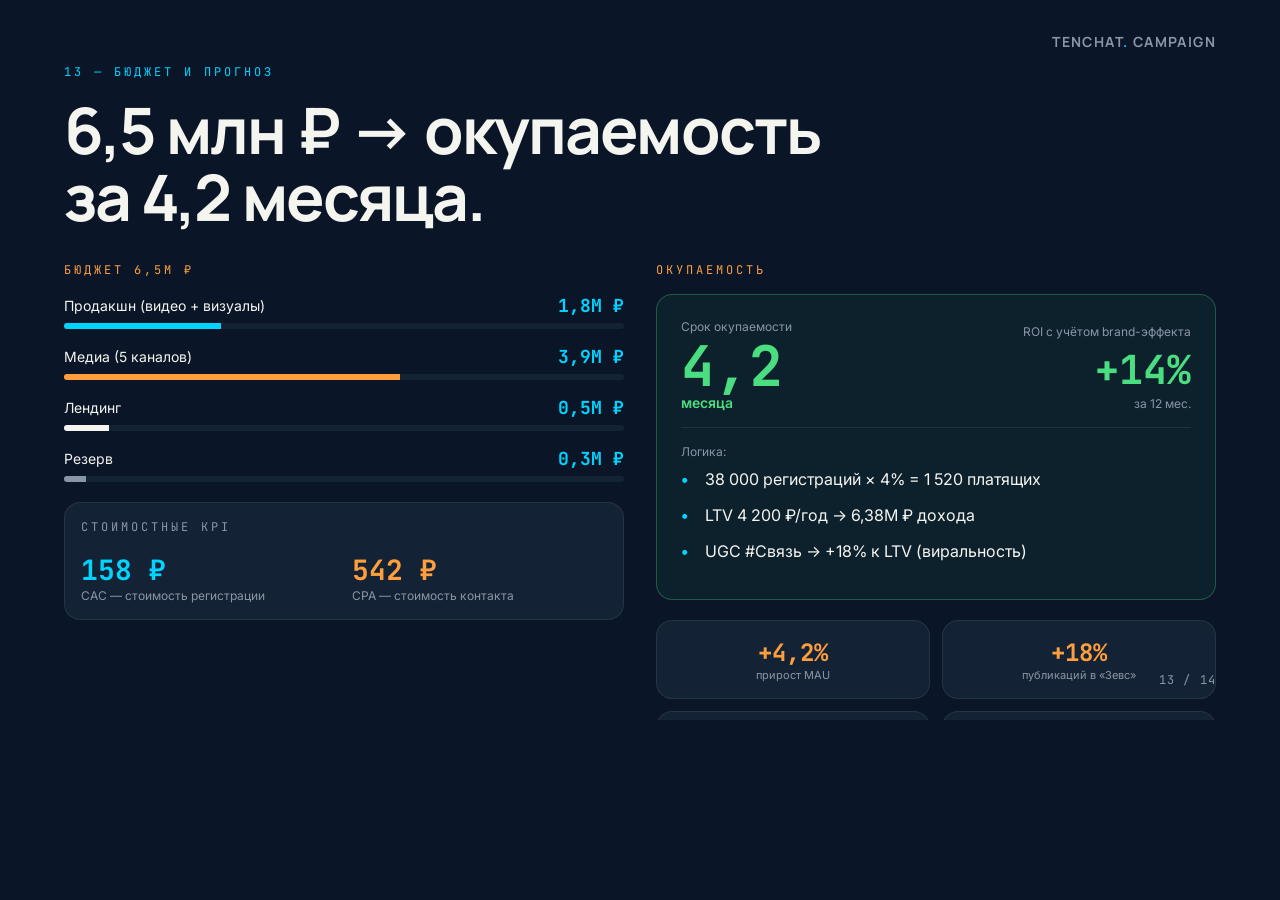
<file: slides/slide_13.html>
<!DOCTYPE html>
<html lang="ru">
<head>
<meta charset="UTF-8">
<title>Бюджет и прогноз</title>
<link rel="stylesheet" href="global.css">
</head>
<body>
<div class="slide">
  <div class="brand-mark">TenChat<span class="dot">.</span> Campaign</div>

  <div class="section-label">13 — Бюджет и прогноз</div>
  <h2 class="h-1" style="margin-bottom: 32px;">6,5 млн ₽ → окупаемость<br>за 4,2 месяца.</h2>

  <div class="grid-2" style="gap: 32px; flex: 1;">
    <!-- Left: budget breakdown -->
    <div>
      <div class="section-label" style="color: var(--meeting);">БЮДЖЕТ 6,5М ₽</div>

      <div style="margin-top: 16px;">
        <div style="margin-bottom: 16px;">
          <div style="display: flex; justify-content: space-between; align-items: center; margin-bottom: 6px;">
            <span style="font-size: 14px;">Продакшн (видео + визуалы)</span>
            <span class="numeric" style="font-size: 18px;">1,8M ₽</span>
          </div>
          <div style="height: 6px; background: var(--surface); border-radius: 3px; overflow: hidden;">
            <div style="height: 100%; width: 28%; background: var(--signal);"></div>
          </div>
        </div>

        <div style="margin-bottom: 16px;">
          <div style="display: flex; justify-content: space-between; align-items: center; margin-bottom: 6px;">
            <span style="font-size: 14px;">Медиа (5 каналов)</span>
            <span class="numeric" style="font-size: 18px;">3,9M ₽</span>
          </div>
          <div style="height: 6px; background: var(--surface); border-radius: 3px; overflow: hidden;">
            <div style="height: 100%; width: 60%; background: var(--meeting);"></div>
          </div>
        </div>

        <div style="margin-bottom: 16px;">
          <div style="display: flex; justify-content: space-between; align-items: center; margin-bottom: 6px;">
            <span style="font-size: 14px;">Лендинг</span>
            <span class="numeric" style="font-size: 18px;">0,5M ₽</span>
          </div>
          <div style="height: 6px; background: var(--surface); border-radius: 3px; overflow: hidden;">
            <div style="height: 100%; width: 8%; background: var(--text);"></div>
          </div>
        </div>

        <div style="margin-bottom: 16px;">
          <div style="display: flex; justify-content: space-between; align-items: center; margin-bottom: 6px;">
            <span style="font-size: 14px;">Резерв</span>
            <span class="numeric" style="font-size: 18px;">0,3M ₽</span>
          </div>
          <div style="height: 6px; background: var(--surface); border-radius: 3px; overflow: hidden;">
            <div style="height: 100%; width: 4%; background: var(--text-muted);"></div>
          </div>
        </div>
      </div>

      <div class="card" style="padding: 16px; margin-top: 20px;">
        <div class="section-label" style="color: var(--text-muted);">СТОИМОСТНЫЕ KPI</div>
        <div style="display: grid; grid-template-columns: 1fr 1fr; gap: 16px; margin-top: 12px;">
          <div>
            <div class="numeric" style="font-size: 28px; color: var(--signal);">158 ₽</div>
            <div style="font-size: 12px; color: var(--text-muted);">CAC — стоимость регистрации</div>
          </div>
          <div>
            <div class="numeric" style="font-size: 28px; color: var(--meeting);">542 ₽</div>
            <div style="font-size: 12px; color: var(--text-muted);">CPA — стоимость контакта</div>
          </div>
        </div>
      </div>
    </div>

    <!-- Right: ROI -->
    <div>
      <div class="section-label" style="color: var(--meeting);">ОКУПАЕМОСТЬ</div>

      <div class="card" style="padding: 24px; margin-top: 16px; background: rgba(74, 222, 128, 0.06); border-color: rgba(74, 222, 128, 0.3);">
        <div style="display: flex; justify-content: space-between; align-items: flex-end; margin-bottom: 16px;">
          <div>
            <div style="font-size: 12px; color: var(--text-muted); margin-bottom: 4px;">Срок окупаемости</div>
            <div class="numeric" style="font-size: 56px; color: var(--success); line-height: 1;">4,2</div>
            <div style="font-size: 14px; color: var(--success); font-weight: 600;">месяца</div>
          </div>
          <div style="text-align: right;">
            <div style="font-size: 12px; color: var(--text-muted); margin-bottom: 4px;">ROI с учётом brand-эффекта</div>
            <div class="numeric" style="font-size: 40px; color: var(--success);">+14%</div>
            <div style="font-size: 12px; color: var(--text-muted);">за 12 мес.</div>
          </div>
        </div>

        <div style="padding-top: 16px; border-top: 1px solid var(--border);">
          <div style="font-size: 12px; color: var(--text-muted); margin-bottom: 8px;">Логика:</div>
          <ul class="bullet-list" style="font-size: 12px;">
            <li>38 000 регистраций × 4% = 1 520 платящих</li>
            <li>LTV 4 200 ₽/год → 6,38M ₽ дохода</li>
            <li>UGC #Связь → +18% к LTV (виральность)</li>
          </ul>
        </div>
      </div>

      <div style="margin-top: 20px; display: grid; grid-template-columns: 1fr 1fr; gap: 12px;">
        <div class="card" style="padding: 16px; text-align: center;">
          <div class="numeric" style="font-size: 24px; color: var(--meeting);">+4,2%</div>
          <div style="font-size: 11px; color: var(--text-muted);">прирост MAU</div>
        </div>
        <div class="card" style="padding: 16px; text-align: center;">
          <div class="numeric" style="font-size: 24px; color: var(--meeting);">+18%</div>
          <div style="font-size: 11px; color: var(--text-muted);">публикаций в «Зевс»</div>
        </div>
        <div class="card" style="padding: 16px; text-align: center;">
          <div class="numeric" style="font-size: 24px; color: var(--meeting);">+24%</div>
          <div style="font-size: 11px; color: var(--text-muted);">сообщений в «Бизнес.Тиндер»</div>
        </div>
        <div class="card" style="padding: 16px; text-align: center;">
          <div class="numeric" style="font-size: 24px; color: var(--meeting);">+12K</div>
          <div style="font-size: 11px; color: var(--text-muted);">новых B2B-контактов</div>
        </div>
      </div>
    </div>
  </div>

  <div class="page-num">13 / 14</div>
</div>
</body>
</html>
</file>
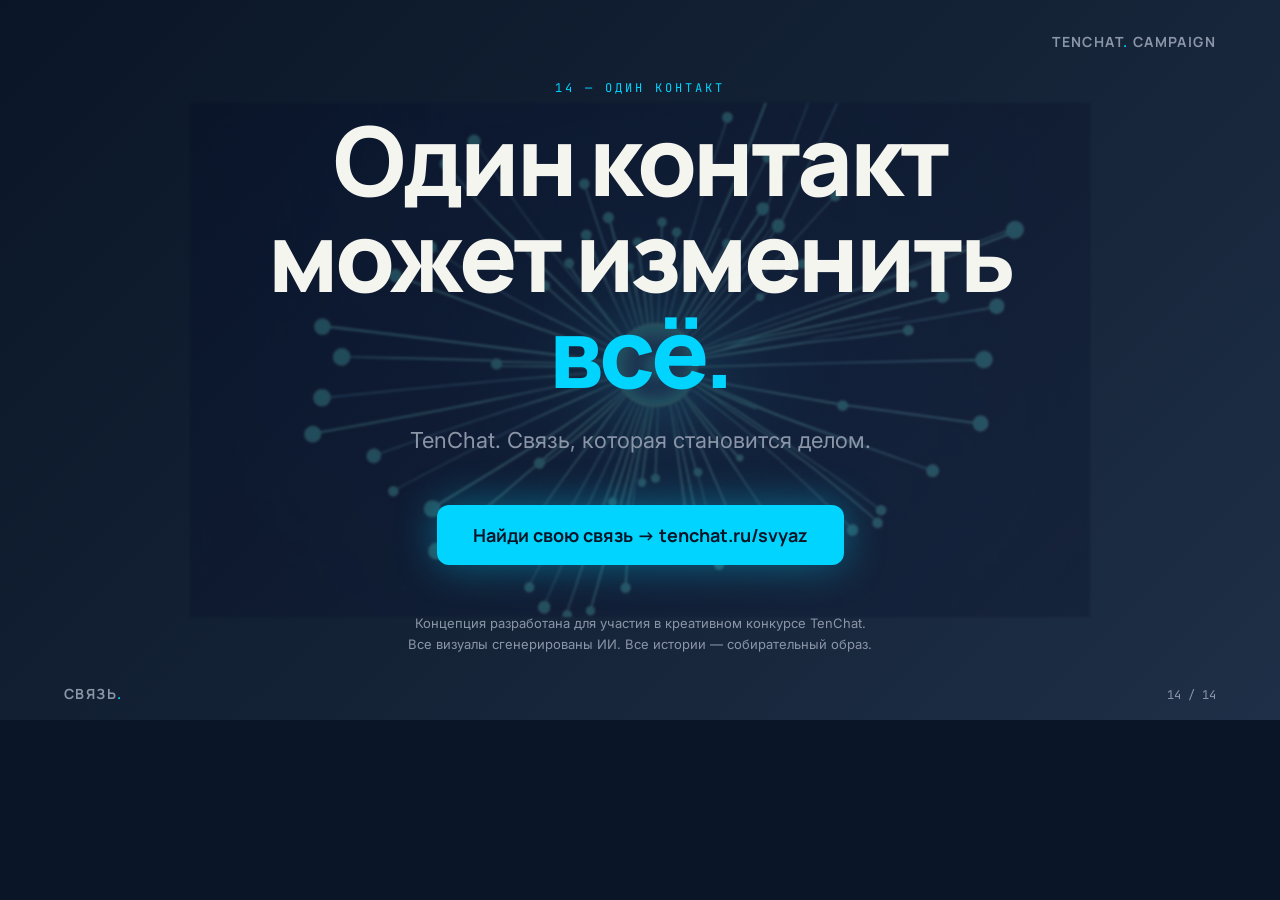
<file: slides/slide_14.html>
<!DOCTYPE html>
<html lang="ru">
<head>
<meta charset="UTF-8">
<title>Финал</title>
<link rel="stylesheet" href="global.css">
</head>
<body>
<div class="slide" style="padding: 0; background: linear-gradient(135deg, #0A1628 0%, #142235 50%, #1E2F47 100%);">
  <div class="brand-mark" style="z-index: 10;">TenChat<span class="dot">.</span> Campaign</div>

  <!-- Background network graph -->
  <img src="../02-creative/assets/key_visual_network.png" style="position: absolute; top: 50%; left: 50%; transform: translate(-50%, -50%); width: 900px; height: 900px; object-fit: contain; opacity: 0.2; filter: blur(1px);">

  <div style="position: relative; z-index: 5; padding: 80px 64px; height: 100%; display: flex; flex-direction: column; justify-content: center; align-items: center; text-align: center;">
    <div class="section-label" style="text-align: center;">14 — Один контакт</div>

    <h1 class="h-display" style="font-size: 96px; margin-bottom: 24px; line-height: 1;">
      Один контакт<br>
      может изменить<br>
      <span style="color: var(--signal);">всё.</span>
    </h1>

    <p class="body-text body-muted" style="font-size: 22px; margin-bottom: 48px; max-width: 720px;">
      TenChat. Связь, которая становится делом.
    </p>

    <div style="background: var(--signal); color: var(--bg); font-family: var(--font-heading); font-weight: 700; font-size: 18px; padding: 18px 36px; border-radius: 12px; box-shadow: 0 0 40px rgba(0, 212, 255, 0.4); margin-bottom: 48px;">
      Найди свою связь → tenchat.ru/svyaz
    </div>

    <div style="font-size: 13px; color: var(--text-muted); max-width: 600px; line-height: 1.6;">
      Концепция разработана для участия в креативном конкурсе TenChat.<br>
      Все визуалы сгенерированы ИИ. Все истории — собирательный образ.
    </div>

    <div style="position: absolute; bottom: 32px; right: 64px; font-family: var(--font-num); font-size: 12px; color: var(--text-muted);">14 / 14</div>
    <div style="position: absolute; bottom: 32px; left: 64px; font-family: var(--font-heading); font-weight: 700; font-size: 14px; color: var(--text-muted); letter-spacing: 0.1em;">
      СВЯЗЬ<span style="color: var(--signal);">.</span>
    </div>
  </div>
</div>
</body>
</html>
</file>
<file: slides/global.css>
/* CINEMATIC NETWORKING — TENCHAT CAMPAIGN "СВЯЗЬ" */
@import url('https://fonts.googleapis.com/css2?family=Manrope:wght@400;500;600;700;800&family=Inter:wght@400;500;600&family=JetBrains+Mono:wght@400;700&display=swap');

:root {
  --bg: #0A1628;
  --surface: #142235;
  --surface-2: #1E2F47;
  --text: #F5F5F0;
  --text-muted: #8B95A8;
  --signal: #00D4FF;
  --meeting: #FF9E3D;
  --success: #4ADE80;
  --border: rgba(245, 245, 240, 0.08);

  --font-heading: 'Manrope', sans-serif;
  --font-body: 'Inter', sans-serif;
  --font-num: 'JetBrains Mono', monospace;

  --fs-display: 96px;
  --fs-h1: 64px;
  --fs-h2: 44px;
  --fs-h3: 28px;
  --fs-body: 18px;
  --fs-small: 14px;
  --fs-micro: 12px;
}

* { margin: 0; padding: 0; box-sizing: border-box; }

body { background: var(--bg); color: var(--text); font-family: var(--font-body); }

.slide {
  width: 1280px;
  min-height: 720px;
  max-height: 720px;
  background: var(--bg);
  padding: 64px;
  position: relative;
  overflow: hidden;
  display: flex;
  flex-direction: column;
}

.slide.light { background: var(--surface); }
.slide.dark-2 { background: linear-gradient(135deg, #0A1628 0%, #142235 100%); }

/* Decorative dots pattern */
.dots-bg::before {
  content: '';
  position: absolute;
  top: 0; right: 0;
  width: 400px; height: 400px;
  background-image: radial-gradient(circle, var(--signal) 1.5px, transparent 1.5px);
  background-size: 24px 24px;
  opacity: 0.15;
  pointer-events: none;
}

/* Page number */
.page-num {
  position: absolute;
  bottom: 32px; right: 64px;
  font-family: var(--font-num);
  font-size: var(--fs-micro);
  color: var(--text-muted);
  letter-spacing: 0.1em;
}

.page-num .current { color: var(--signal); }

/* Brand mark */
.brand-mark {
  position: absolute;
  top: 32px; right: 64px;
  font-family: var(--font-heading);
  font-weight: 700;
  font-size: 14px;
  letter-spacing: 0.1em;
  color: var(--text-muted);
  text-transform: uppercase;
}

.brand-mark .dot { color: var(--signal); }

/* Section label */
.section-label {
  font-family: var(--font-num);
  font-size: 12px;
  color: var(--signal);
  letter-spacing: 0.25em;
  text-transform: uppercase;
  margin-bottom: 16px;
}

/* Headlines */
.h-display {
  font-family: var(--font-heading);
  font-weight: 800;
  font-size: var(--fs-display);
  line-height: 1;
  letter-spacing: -0.04em;
}

.h-1 {
  font-family: var(--font-heading);
  font-weight: 700;
  font-size: var(--fs-h1);
  line-height: 1.05;
  letter-spacing: -0.03em;
}

.h-2 {
  font-family: var(--font-heading);
  font-weight: 700;
  font-size: var(--fs-h2);
  line-height: 1.1;
  letter-spacing: -0.02em;
}

.h-3 {
  font-family: var(--font-heading);
  font-weight: 600;
  font-size: var(--fs-h3);
  line-height: 1.2;
}

.body-text {
  font-family: var(--font-body);
  font-size: var(--fs-body);
  line-height: 1.5;
  color: var(--text);
}

.body-muted {
  color: var(--text-muted);
}

.numeric {
  font-family: var(--font-num);
  font-weight: 700;
  color: var(--signal);
}

.accent { color: var(--signal); }
.amber { color: var(--meeting); }

/* CTA Button (decorative) */
.cta {
  display: inline-flex;
  align-items: center;
  gap: 12px;
  padding: 16px 28px;
  background: var(--signal);
  color: var(--bg);
  font-family: var(--font-heading);
  font-weight: 700;
  font-size: 16px;
  border-radius: 10px;
}

/* Cards */
.card {
  background: var(--surface);
  border: 1px solid var(--border);
  border-radius: 16px;
  padding: 24px;
}

.card-accent {
  border: 1px solid rgba(0, 212, 255, 0.3);
  background: rgba(0, 212, 255, 0.05);
}

/* Stat block */
.stat-num {
  font-family: var(--font-num);
  font-weight: 700;
  font-size: 56px;
  line-height: 1;
  color: var(--signal);
  margin-bottom: 8px;
}

.stat-label {
  font-size: 14px;
  color: var(--text-muted);
  line-height: 1.4;
}

/* Timeline */
.timeline-line {
  position: absolute;
  height: 2px;
  background: linear-gradient(90deg, var(--signal) 0%, var(--meeting) 100%);
  opacity: 0.4;
}

/* Image utilities */
.img-cover {
  width: 100%;
  height: 100%;
  object-fit: cover;
  border-radius: 12px;
}

.img-gradient::after {
  content: '';
  position: absolute; inset: 0;
  background: linear-gradient(180deg, transparent 30%, rgba(10, 22, 40, 0.9) 100%);
  border-radius: 12px;
}

/* Bullet list */
.bullet-list {
  list-style: none;
  padding: 0;
}

.bullet-list li {
  position: relative;
  padding-left: 24px;
  margin-bottom: 12px;
  font-size: 16px;
  line-height: 1.5;
}

.bullet-list li::before {
  content: '•';
  position: absolute;
  left: 0;
  color: var(--signal);
  font-weight: 700;
}

/* Grid */
.grid-2 { display: grid; grid-template-columns: 1fr 1fr; gap: 32px; }
.grid-3 { display: grid; grid-template-columns: repeat(3, 1fr); gap: 24px; }
.grid-4 { display: grid; grid-template-columns: repeat(4, 1fr); gap: 20px; }

.hidden { display: none; }
</file>
